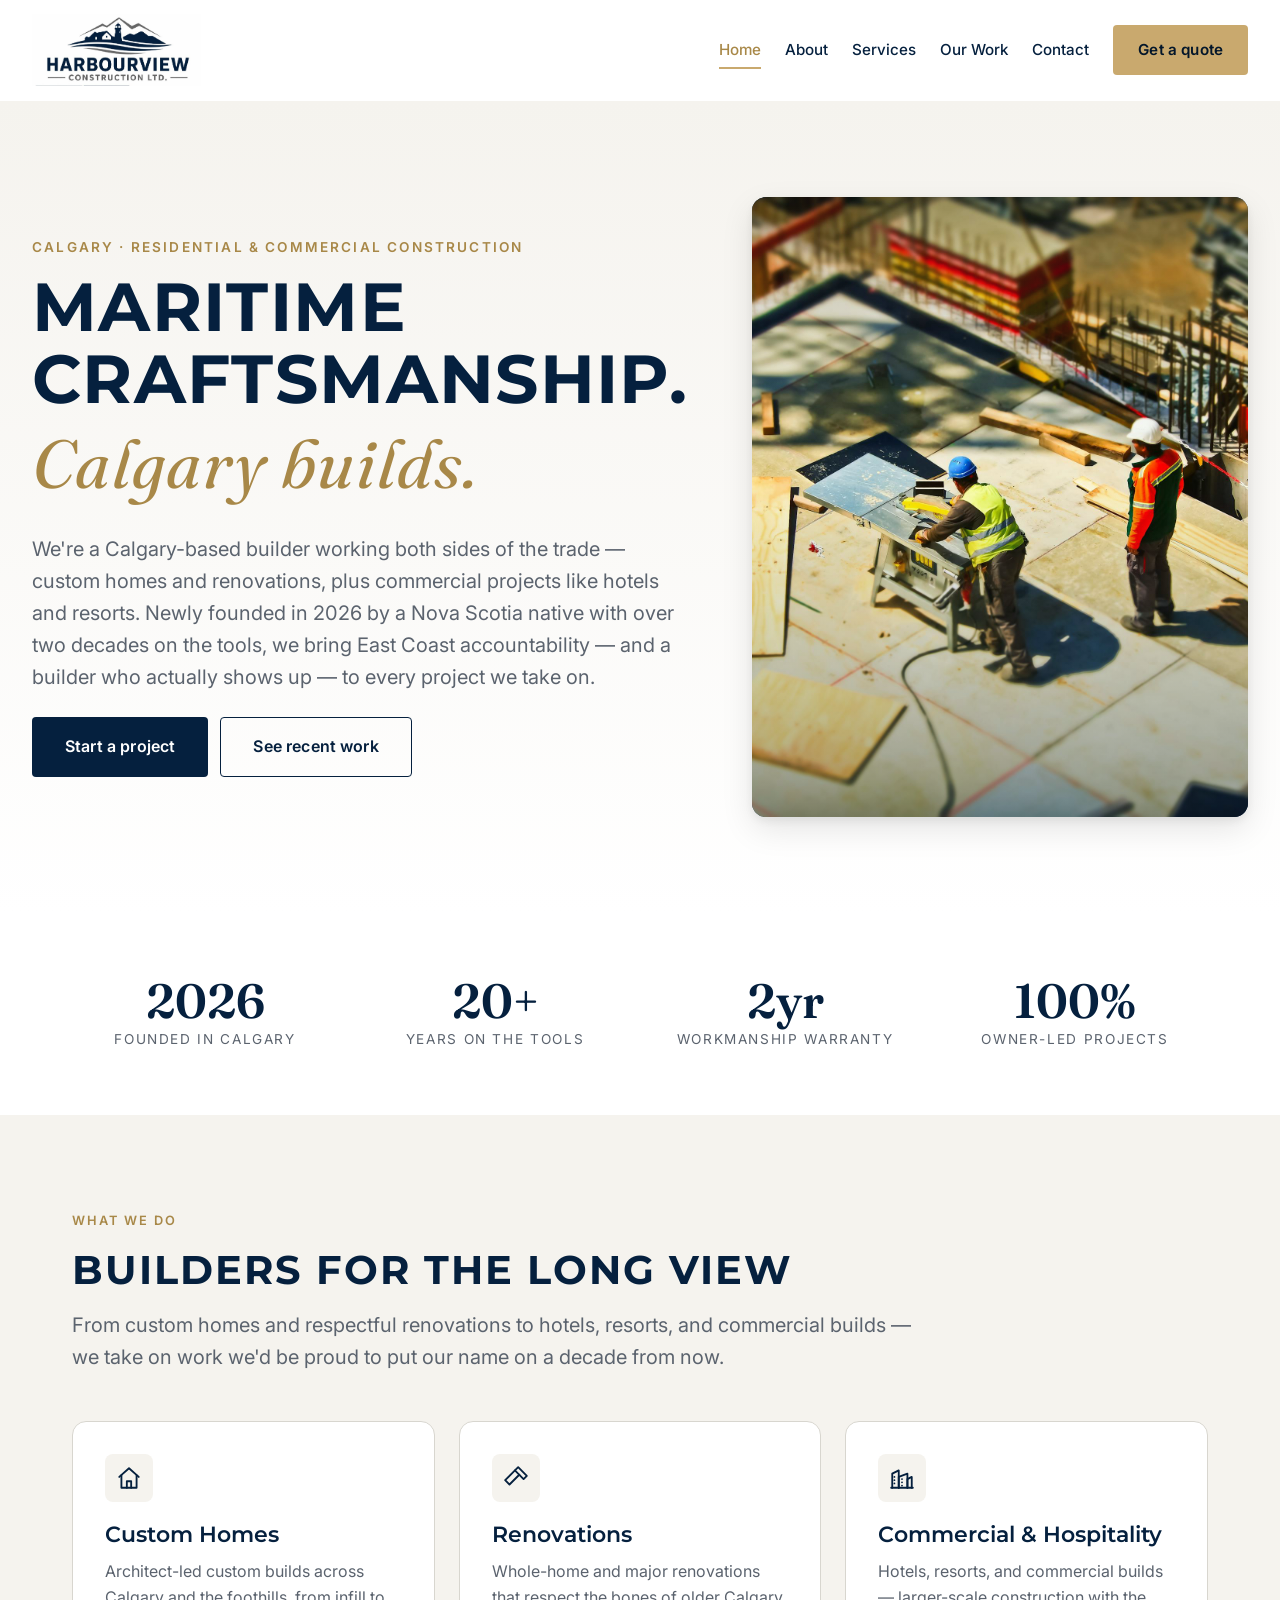
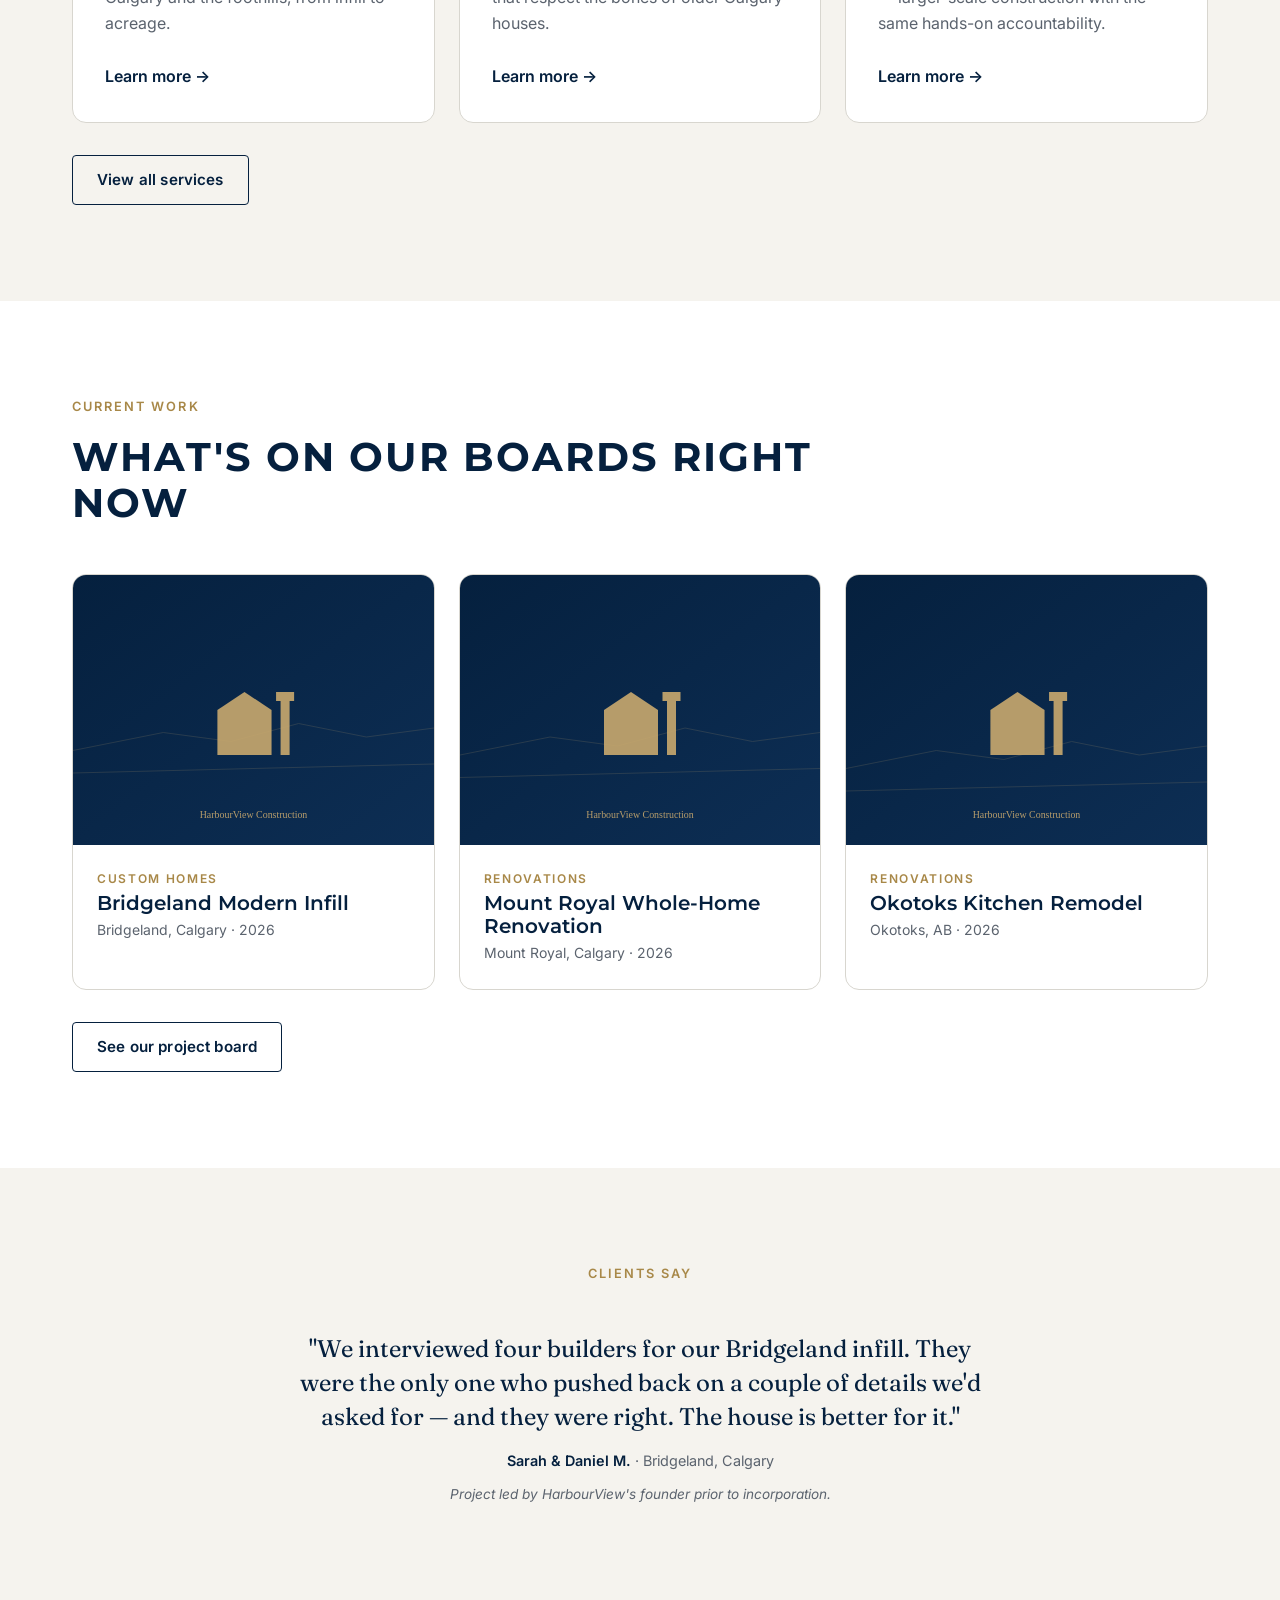
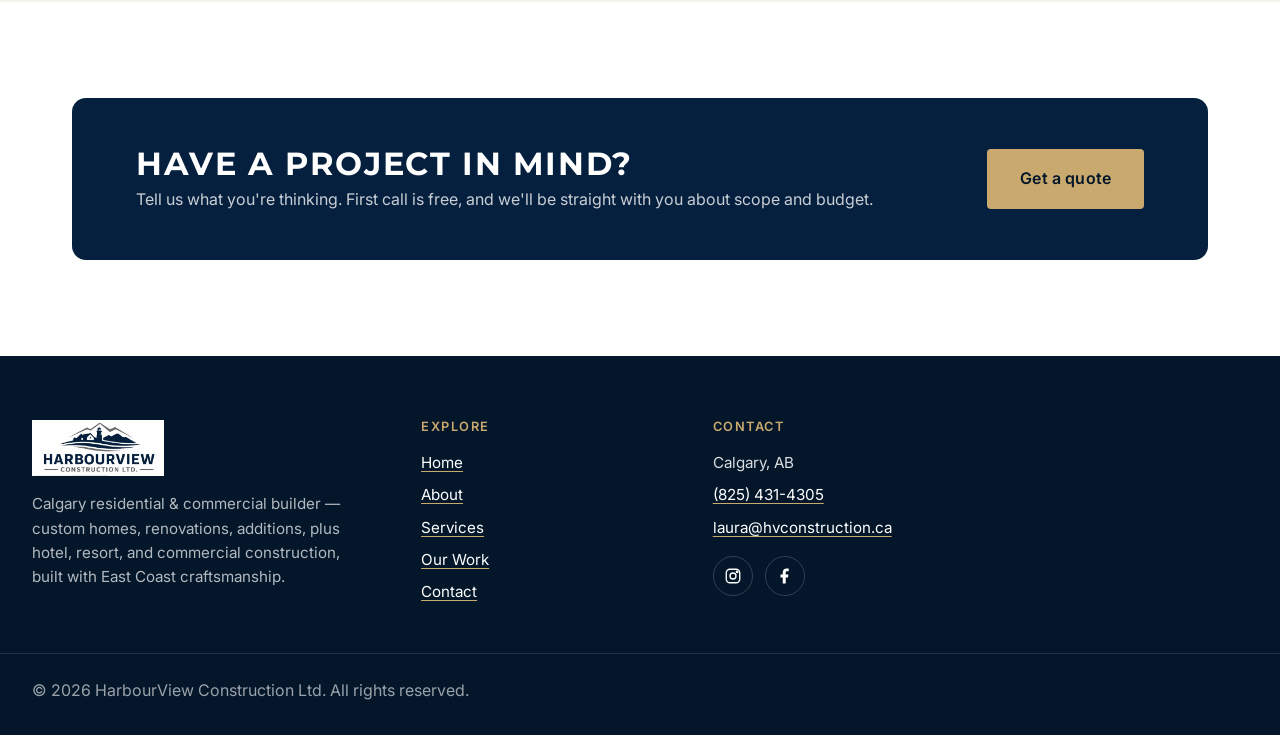
<file: index.html>
<!doctype html><html lang="en"><head><meta charset="UTF-8"><meta name="viewport" content="width=device-width,initial-scale=1"><title>HarbourView Construction · Built to last. Built right.</title><meta name="description" content="HarbourView Construction is a Calgary residential &amp; commercial builder — custom homes, renovations, additions, plus hotel, resort, and commercial construction. Maritime craftsmanship, built to last."><meta name="robots" content="noindex, nofollow"><meta name="theme-color" content="#05203e"><link rel="canonical" href="https://hvconstruction.ca/"><meta property="og:site_name" content="HarbourView Construction"><meta property="og:type" content="website"><meta property="og:title" content="HarbourView Construction"><meta property="og:description" content="HarbourView Construction is a Calgary residential &amp; commercial builder — custom homes, renovations, additions, plus hotel, resort, and commercial construction. Maritime craftsmanship, built to last."><meta property="og:url" content="https://hvconstruction.ca/"><meta property="og:image" content="https://hvconstruction.ca/assets/img/logo/logo.png"><meta property="og:locale" content="en_CA"><meta name="twitter:card" content="summary_large_image"><meta name="twitter:title" content="HarbourView Construction"><meta name="twitter:description" content="HarbourView Construction is a Calgary residential &amp; commercial builder — custom homes, renovations, additions, plus hotel, resort, and commercial construction. Maritime craftsmanship, built to last."><meta name="twitter:image" content="https://hvconstruction.ca/assets/img/logo/logo.png"><link rel="icon" type="image/png" href="assets/img/logo/logo.png"><link rel="apple-touch-icon" href="assets/img/logo/logo.png"><link rel="preconnect" href="https://fonts.googleapis.com"><link rel="preconnect" href="https://fonts.gstatic.com" crossorigin><link rel="preload" as="style" href="https://fonts.googleapis.com/css2?family=Montserrat:wght@700&family=Fraunces:opsz,wght@9..144,400;9..144,500;9..144,600&family=Inter:wght@400;500;600;700&display=swap"><link rel="stylesheet" href="https://fonts.googleapis.com/css2?family=Montserrat:wght@700&family=Fraunces:opsz,wght@9..144,400;9..144,500;9..144,600&family=Inter:wght@400;500;600;700&display=swap" media="print" onload='this.media="all"'><noscript><link rel="stylesheet" href="https://fonts.googleapis.com/css2?family=Montserrat:wght@700&family=Fraunces:opsz,wght@9..144,400;9..144,500;9..144,600&family=Inter:wght@400;500;600;700&display=swap"></noscript><link rel="stylesheet" href="assets/css/main.css"><script type="application/ld+json">{
    "@context": "https://schema.org",
    "@type": "GeneralContractor",
    "name": "HarbourView Construction Ltd.",
    "alternateName": "HarbourView Construction",
    "url": "https://hvconstruction.ca",
    "logo": "https://hvconstruction.ca/assets/img/logo/logo.png",
    "image": "https://hvconstruction.ca/assets/img/logo/logo.png",
    "description": "HarbourView Construction is a Calgary-based residential and commercial builder, founded in 2026 by a Nova Scotia native with over two decades on Alberta job sites — from custom homes and renovations to hotels, resorts, and larger-scale commercial projects. We bring Maritime craftsmanship and old-fashioned accountability to every project across Calgary and the surrounding area.",
    "knowsAbout": [
      "Residential construction",
      "Custom home building",
      "Home renovations",
      "Home additions",
      "Commercial construction",
      "Hotel construction",
      "Resort construction",
      "Hospitality construction",
      "Tenant improvements",
      "Multi-unit residential construction"
    ],
    "telephone": "+18254314305",
    "email": "laura@hvconstruction.ca",
    "address": {
      "@type": "PostalAddress",
      "addressLocality": "Calgary",
      "addressRegion": "AB",
      "addressCountry": "CA"
    },
    "areaServed": [{"@type": "City", "name": "Calgary"},{"@type": "City", "name": "Airdrie"},{"@type": "City", "name": "Cochrane"},{"@type": "City", "name": "Okotoks"},{"@type": "City", "name": "Chestermere"},{"@type": "City", "name": "Strathmore"},{"@type": "City", "name": "Foothills County"},{"@type": "City", "name": "Rocky View County"}],
    "openingHoursSpecification": [
      {"@type":"OpeningHoursSpecification","dayOfWeek":["Monday","Tuesday","Wednesday","Thursday","Friday"],"opens":"07:30","closes":"17:00"},
      {"@type":"OpeningHoursSpecification","dayOfWeek":"Saturday","opens":"09:00","closes":"14:00"}
    ],
    "sameAs": ["https://www.instagram.com/harbourviewyyc","https://www.facebook.com/harbourviewyyc"]
  }</script></head><body><a href="#main" class="skip-link">Skip to main content</a><header class="site-header" data-site-header><div class="site-header__inner"><a href="index.html" class="brand" aria-label="HarbourView Construction home"><img src="assets/img/logo/logo.png" alt="HarbourView Construction" class="brand__logo" width="922" height="393" decoding="async"></a><nav class="nav" aria-label="Primary"><ul class="nav__list"><li><a href="index.html" class="nav__link is-active">Home</a></li><li><a href="about/index.html" class="nav__link">About</a></li><li><a href="services/index.html" class="nav__link">Services</a></li><li><a href="our-work/index.html" class="nav__link">Our Work</a></li><li><a href="contact/index.html" class="nav__link">Contact</a></li></ul><a href="contact/index.html" class="btn btn--accent nav__cta">Get a quote</a></nav><button class="nav-toggle" type="button" aria-controls="mobile-nav" aria-expanded="false" aria-label="Open menu" data-nav-toggle><svg class="nav-toggle__open" viewBox="0 0 24 24" fill="none" stroke="currentColor" stroke-width="2" aria-hidden="true"><line x1="4" y1="7" x2="20" y2="7"/><line x1="4" y1="12" x2="20" y2="12"/><line x1="4" y1="17" x2="20" y2="17"/></svg> <svg class="nav-toggle__close" viewBox="0 0 24 24" fill="none" stroke="currentColor" stroke-width="2" aria-hidden="true"><line x1="6" y1="6" x2="18" y2="18"/><line x1="6" y1="18" x2="18" y2="6"/></svg></button></div></header><div id="mobile-nav" class="mobile-nav" aria-hidden="true" data-mobile-nav><div class="mobile-nav__header"><a href="index.html" class="brand" aria-label="HarbourView Construction home"><img src="assets/img/logo/logo.png" alt="HarbourView Construction" class="brand__logo"> </a><button class="mobile-nav__close" type="button" aria-label="Close menu" data-nav-close><svg viewBox="0 0 24 24" fill="none" stroke="currentColor" stroke-width="2" aria-hidden="true" style="width:22px;height:22px"><line x1="6" y1="6" x2="18" y2="18"/><line x1="6" y1="18" x2="18" y2="6"/></svg></button></div><ul class="mobile-nav__list"><li><a href="index.html" class="mobile-nav__link is-active">Home</a></li><li><a href="about/index.html" class="mobile-nav__link">About</a></li><li><a href="services/index.html" class="mobile-nav__link">Services</a></li><li><a href="our-work/index.html" class="mobile-nav__link">Our Work</a></li><li><a href="contact/index.html" class="mobile-nav__link">Contact</a></li></ul><div class="mobile-nav__contact"><p style="margin-bottom:.5rem">Calgary, Alberta</p><p><a href="tel:+18254314305">(825) 431-4305</a></p><p><a href="mailto:laura@hvconstruction.ca">laura@hvconstruction.ca</a></p></div></div><main id="main"><section class="hero"><div class="hero__inner"><div class="hero__content"><p class="hero__eyebrow">Calgary · Residential & commercial construction</p><h1 class="hero__title">Maritime craftsmanship.<br><em>Calgary builds.</em></h1><p class="hero__lead lead">We're a Calgary-based builder working both sides of the trade — custom homes and renovations, plus commercial projects like hotels and resorts. Newly founded in 2026 by a Nova Scotia native with over two decades on the tools, we bring East Coast accountability — and a builder who actually shows up — to every project we take on.</p><div class="hero__actions"><a href="contact/index.html" class="btn btn--primary btn--lg">Start a project</a> <a href="our-work/index.html" class="btn btn--outline btn--lg">See recent work</a></div></div><div class="hero__media"><img src="assets/img/hero/construction-hero.jpg" alt="A multi-storey building under construction" width="1280" height="1600" loading="eager" fetchpriority="high" decoding="async"></div></div></section><section class="section section--tight"><div class="container"><ul class="stats" aria-label="Company highlights"><li class="stats__item"><div class="stats__value">2026</div><div class="stats__label">Founded in Calgary</div></li><li class="stats__item"><div class="stats__value">20+</div><div class="stats__label">Years on the tools</div></li><li class="stats__item"><div class="stats__value">2yr</div><div class="stats__label">Workmanship warranty</div></li><li class="stats__item"><div class="stats__value">100%</div><div class="stats__label">Owner-led projects</div></li></ul></div></section><section class="section section--sand" id="services"><div class="container"><header class="section-header"><p class="section-header__eyebrow">What we do</p><h2 class="section-header__title">Builders for the long view</h2><p class="section-header__lead lead">From custom homes and respectful renovations to hotels, resorts, and commercial builds — we take on work we'd be proud to put our name on a decade from now.</p></header><div class="card-grid"><article class="service-tile"><div class="service-tile__icon"><svg viewBox="0 0 24 24" fill="none" stroke="currentColor" stroke-width="1.7" stroke-linecap="round" stroke-linejoin="round" aria-hidden="true"><path d="M3 11l9-8 9 8"/><path d="M5 9.5V21h14V9.5"/><path d="M10 21v-6h4v6"/></svg></div><h3 class="service-tile__title">Custom Homes</h3><p class="service-tile__summary">Architect-led custom builds across Calgary and the foothills, from infill to acreage.</p><a href="services/index.html#custom-homes" class="card__cta" aria-label="Learn more about Custom Homes">Learn more</a></article><article class="service-tile"><div class="service-tile__icon"><svg viewBox="0 0 24 24" fill="none" stroke="currentColor" stroke-width="1.7" stroke-linecap="round" stroke-linejoin="round" aria-hidden="true"><path d="M14 2l8 8-3 3-8-8z"/><path d="M11 5l-9 9 4 4 9-9"/></svg></div><h3 class="service-tile__title">Renovations</h3><p class="service-tile__summary">Whole-home and major renovations that respect the bones of older Calgary houses.</p><a href="services/index.html#renovations" class="card__cta" aria-label="Learn more about Renovations">Learn more</a></article><article class="service-tile"><div class="service-tile__icon"><svg viewBox="0 0 24 24" fill="none" stroke="currentColor" stroke-width="1.7" stroke-linecap="round" stroke-linejoin="round" aria-hidden="true"><path d="M3 21V8l6-3v16"/><path d="M9 21V11l8-3v13"/><path d="M17 21v-8l4-2v10"/><path d="M2 21h20"/><path d="M5 11h0M5 14h0M5 17h0M12 13h0M12 16h0M12 19h0"/></svg></div><h3 class="service-tile__title">Commercial &amp; Hospitality</h3><p class="service-tile__summary">Hotels, resorts, and commercial builds — larger-scale construction with the same hands-on accountability.</p><a href="services/index.html#commercial" class="card__cta" aria-label="Learn more about Commercial &amp; Hospitality">Learn more</a></article></div><p style="margin-top:2rem"><a href="services/index.html" class="btn btn--outline">View all services</a></p></div></section><section class="section"><div class="container"><header class="section-header"><p class="section-header__eyebrow">Current work</p><h2 class="section-header__title">What's on our boards right now</h2></header><div class="gallery"><article class="gallery-item"><div class="gallery-item__media"><img src="assets/img/projects/placeholder-1.svg" alt="Bridgeland Modern Infill" loading="lazy" width="800" height="600"></div><div class="gallery-item__body"><p class="gallery-item__category">Custom Homes</p><h3 class="gallery-item__title">Bridgeland Modern Infill</h3><p class="gallery-item__meta">Bridgeland, Calgary · 2026</p></div></article><article class="gallery-item"><div class="gallery-item__media"><img src="assets/img/projects/placeholder-2.svg" alt="Mount Royal Whole-Home Renovation" loading="lazy" width="800" height="600"></div><div class="gallery-item__body"><p class="gallery-item__category">Renovations</p><h3 class="gallery-item__title">Mount Royal Whole-Home Renovation</h3><p class="gallery-item__meta">Mount Royal, Calgary · 2026</p></div></article><article class="gallery-item"><div class="gallery-item__media"><img src="assets/img/projects/placeholder-5.svg" alt="Okotoks Kitchen Remodel" loading="lazy" width="800" height="600"></div><div class="gallery-item__body"><p class="gallery-item__category">Renovations</p><h3 class="gallery-item__title">Okotoks Kitchen Remodel</h3><p class="gallery-item__meta">Okotoks, AB · 2026</p></div></article></div><p style="margin-top:2rem"><a href="our-work/index.html" class="btn btn--outline">See our project board</a></p></div></section><section class="section section--sand"><div class="container container--narrow" style="text-align:center"><header class="section-header section-header--center"><p class="section-header__eyebrow">Clients say</p></header><blockquote class="quote"><p class="quote__text">"We interviewed four builders for our Bridgeland infill. They were the only one who pushed back on a couple of details we&#39;d asked for — and they were right. The house is better for it."</p><p class="quote__author"><strong>Sarah &amp; Daniel M.</strong> · Bridgeland, Calgary</p><p class="quote__note" style="margin-top:.75rem;font-size:.85rem;color:var(--color-muted,#5b636e);font-style:italic">Project led by HarbourView&#39;s founder prior to incorporation.</p></blockquote></div></section><section class="section"><div class="container"><div class="cta-strip"><div><h2>Have a project in mind?</h2><p>Tell us what you're thinking. First call is free, and we'll be straight with you about scope and budget.</p></div><a href="contact/index.html" class="btn btn--accent btn--lg">Get a quote</a></div></div></section></main><footer class="site-footer" role="contentinfo"><div class="footer-grid"><div class="footer-col footer-brand"><img src="assets/img/logo/logo.png" alt="HarbourView Construction" class="footer-brand__logo" width="132" height="56" loading="lazy"><p>Calgary residential &amp; commercial builder — custom homes, renovations, additions, plus hotel, resort, and commercial construction, built with East Coast craftsmanship.</p></div><div class="footer-col"><h2 class="footer-col__title">Explore</h2><ul class="footer-col__list"><li><a href="index.html">Home</a></li><li><a href="about/index.html">About</a></li><li><a href="services/index.html">Services</a></li><li><a href="our-work/index.html">Our Work</a></li><li><a href="contact/index.html">Contact</a></li></ul></div><div class="footer-col"><h2 class="footer-col__title">Contact</h2><ul class="footer-col__list"><li>Calgary, AB</li><li><a href="tel:+18254314305">(825) 431-4305</a></li><li><a href="mailto:laura@hvconstruction.ca">laura@hvconstruction.ca</a></li></ul><ul class="social-links" style="margin-top:1rem" aria-label="Social media"><li><a href="https://www.instagram.com/harbourviewyyc" aria-label="Instagram" rel="noopener" target="_blank"><svg viewBox="0 0 24 24" fill="none" stroke="currentColor" stroke-width="1.8" aria-hidden="true"><rect x="3" y="3" width="18" height="18" rx="5"/><circle cx="12" cy="12" r="4"/><circle cx="17.5" cy="6.5" r="1" fill="currentColor"/></svg></a></li><li><a href="https://www.facebook.com/harbourviewyyc" aria-label="Facebook" rel="noopener" target="_blank"><svg viewBox="0 0 24 24" fill="currentColor" aria-hidden="true"><path d="M13 22v-8h3l.5-4H13V7.5c0-1.1.4-1.7 1.7-1.7H17V2.2c-.4-.1-1.6-.2-3-.2-3 0-5 1.8-5 5.2V10H6v4h3v8h4z"/></svg></a></li></ul></div></div><div class="footer-meta"><p>© 2026 HarbourView Construction Ltd. All rights reserved.</p></div></footer><script src="assets/js/site.js" defer="defer"></script></body></html>
</file>
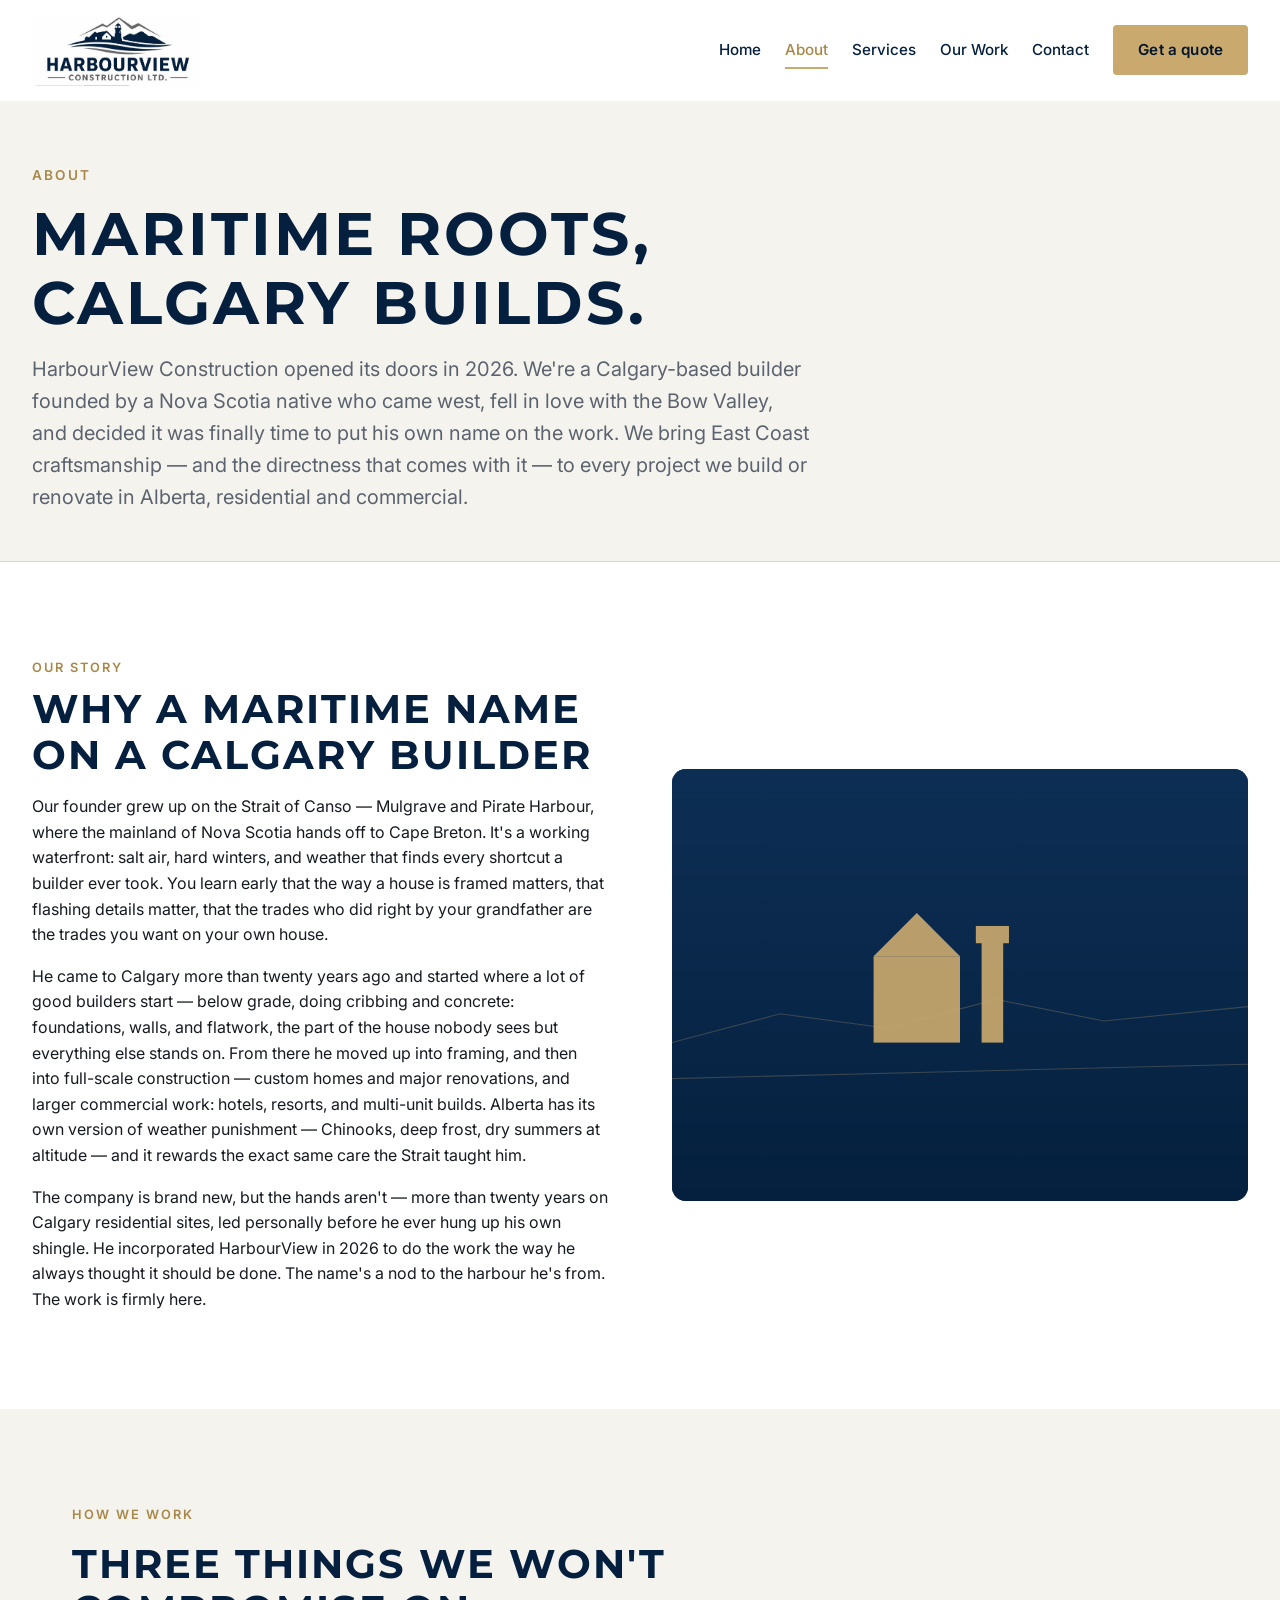
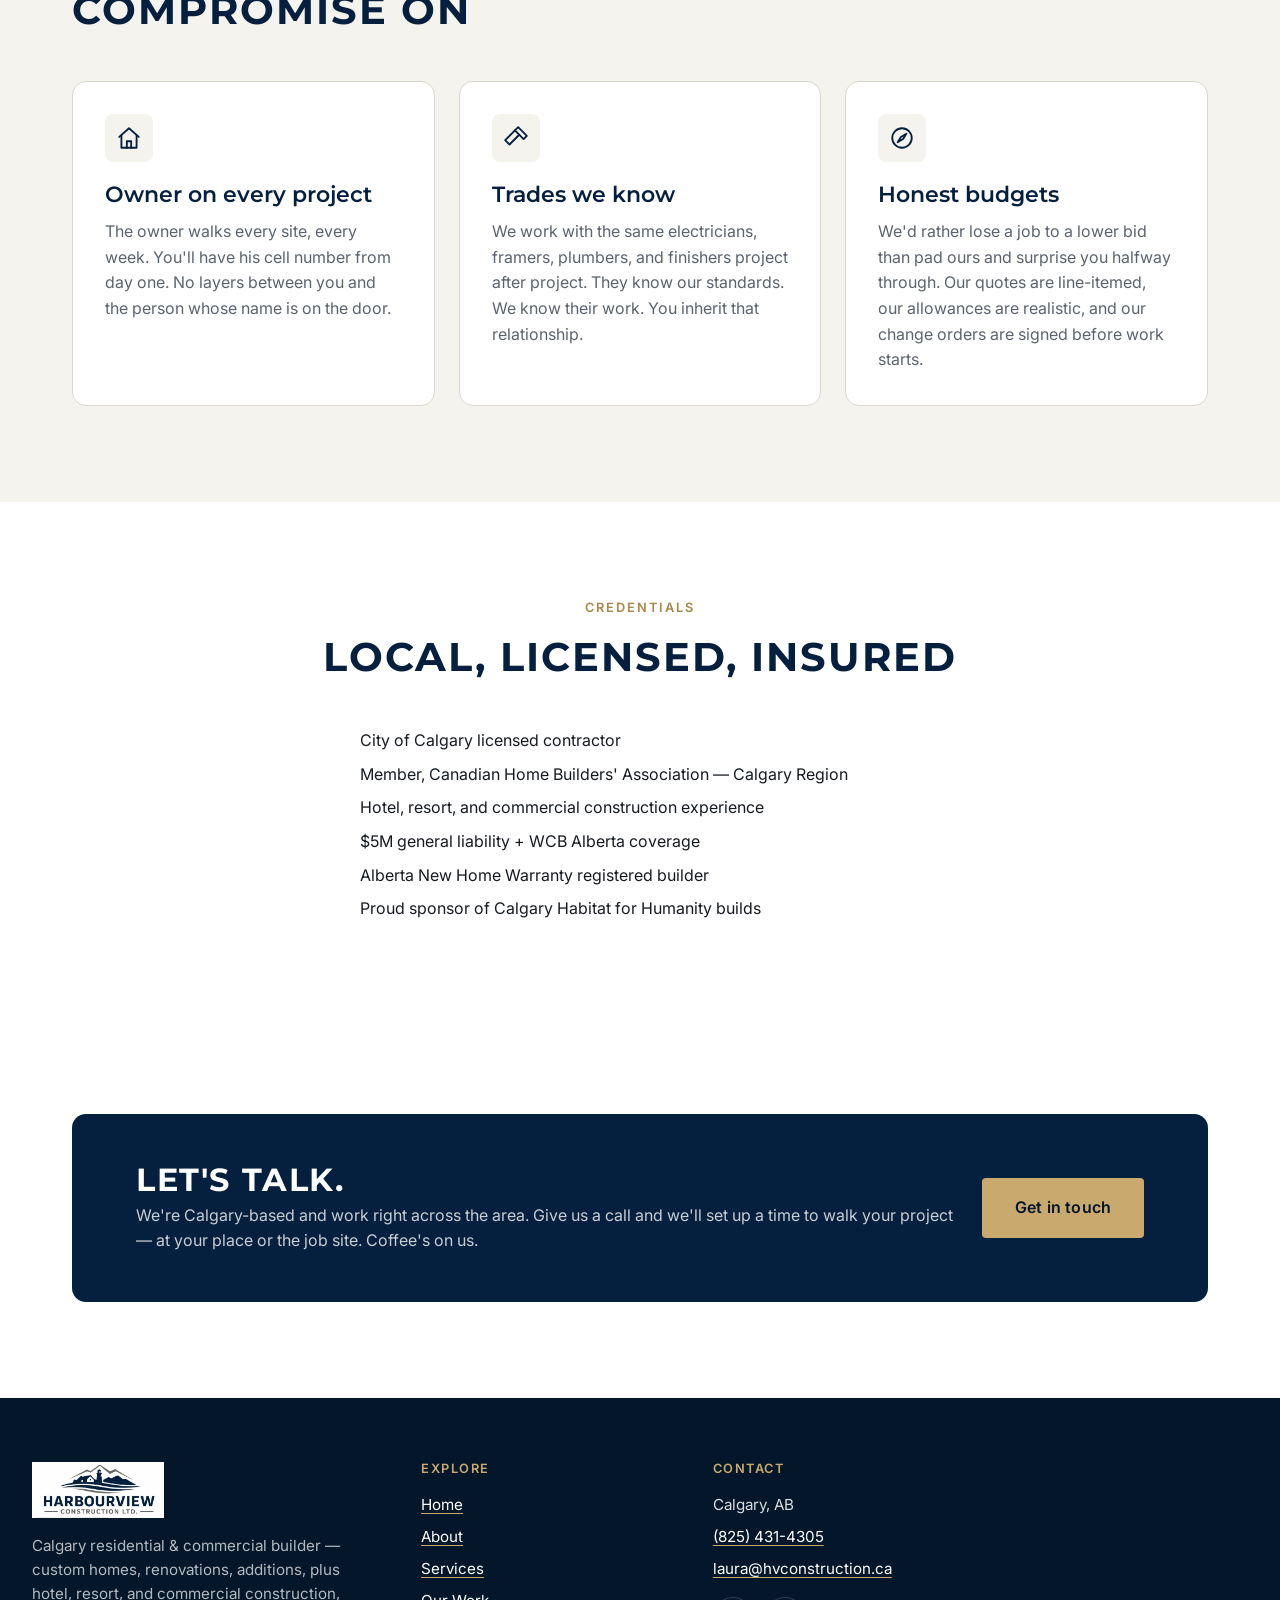
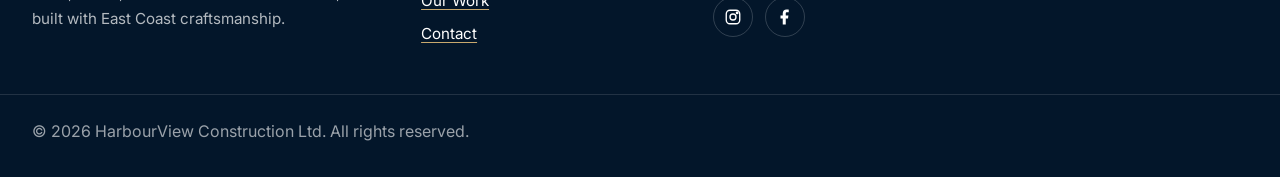
<file: about/index.html>
<!doctype html><html lang="en"><head><meta charset="UTF-8"><meta name="viewport" content="width=device-width,initial-scale=1"><title>About · HarbourView Construction</title><meta name="description" content="HarbourView Construction is a Calgary-based residential and commercial builder founded by a Nova Scotia native. Maritime craftsmanship brought to Alberta homes, hotels, and commercial projects."><meta name="robots" content="noindex, nofollow"><meta name="theme-color" content="#05203e"><link rel="canonical" href="https://hvconstruction.ca/about/"><meta property="og:site_name" content="HarbourView Construction"><meta property="og:type" content="website"><meta property="og:title" content="About"><meta property="og:description" content="HarbourView Construction is a Calgary-based residential and commercial builder founded by a Nova Scotia native. Maritime craftsmanship brought to Alberta homes, hotels, and commercial projects."><meta property="og:url" content="https://hvconstruction.ca/about/"><meta property="og:image" content="https://hvconstruction.ca/assets/img/logo/logo.png"><meta property="og:locale" content="en_CA"><meta name="twitter:card" content="summary_large_image"><meta name="twitter:title" content="About"><meta name="twitter:description" content="HarbourView Construction is a Calgary-based residential and commercial builder founded by a Nova Scotia native. Maritime craftsmanship brought to Alberta homes, hotels, and commercial projects."><meta name="twitter:image" content="https://hvconstruction.ca/assets/img/logo/logo.png"><link rel="icon" type="image/png" href="../assets/img/logo/logo.png"><link rel="apple-touch-icon" href="../assets/img/logo/logo.png"><link rel="preconnect" href="https://fonts.googleapis.com"><link rel="preconnect" href="https://fonts.gstatic.com" crossorigin><link rel="preload" as="style" href="https://fonts.googleapis.com/css2?family=Montserrat:wght@700&family=Fraunces:opsz,wght@9..144,400;9..144,500;9..144,600&family=Inter:wght@400;500;600;700&display=swap"><link rel="stylesheet" href="https://fonts.googleapis.com/css2?family=Montserrat:wght@700&family=Fraunces:opsz,wght@9..144,400;9..144,500;9..144,600&family=Inter:wght@400;500;600;700&display=swap" media="print" onload='this.media="all"'><noscript><link rel="stylesheet" href="https://fonts.googleapis.com/css2?family=Montserrat:wght@700&family=Fraunces:opsz,wght@9..144,400;9..144,500;9..144,600&family=Inter:wght@400;500;600;700&display=swap"></noscript><link rel="stylesheet" href="../assets/css/main.css"><script type="application/ld+json">{
    "@context": "https://schema.org",
    "@type": "GeneralContractor",
    "name": "HarbourView Construction Ltd.",
    "alternateName": "HarbourView Construction",
    "url": "https://hvconstruction.ca",
    "logo": "https://hvconstruction.ca/assets/img/logo/logo.png",
    "image": "https://hvconstruction.ca/assets/img/logo/logo.png",
    "description": "HarbourView Construction is a Calgary-based residential and commercial builder, founded in 2026 by a Nova Scotia native with over two decades on Alberta job sites — from custom homes and renovations to hotels, resorts, and larger-scale commercial projects. We bring Maritime craftsmanship and old-fashioned accountability to every project across Calgary and the surrounding area.",
    "knowsAbout": [
      "Residential construction",
      "Custom home building",
      "Home renovations",
      "Home additions",
      "Commercial construction",
      "Hotel construction",
      "Resort construction",
      "Hospitality construction",
      "Tenant improvements",
      "Multi-unit residential construction"
    ],
    "telephone": "+18254314305",
    "email": "laura@hvconstruction.ca",
    "address": {
      "@type": "PostalAddress",
      "addressLocality": "Calgary",
      "addressRegion": "AB",
      "addressCountry": "CA"
    },
    "areaServed": [{"@type": "City", "name": "Calgary"},{"@type": "City", "name": "Airdrie"},{"@type": "City", "name": "Cochrane"},{"@type": "City", "name": "Okotoks"},{"@type": "City", "name": "Chestermere"},{"@type": "City", "name": "Strathmore"},{"@type": "City", "name": "Foothills County"},{"@type": "City", "name": "Rocky View County"}],
    "openingHoursSpecification": [
      {"@type":"OpeningHoursSpecification","dayOfWeek":["Monday","Tuesday","Wednesday","Thursday","Friday"],"opens":"07:30","closes":"17:00"},
      {"@type":"OpeningHoursSpecification","dayOfWeek":"Saturday","opens":"09:00","closes":"14:00"}
    ],
    "sameAs": ["https://www.instagram.com/harbourviewyyc","https://www.facebook.com/harbourviewyyc"]
  }</script></head><body><a href="#main" class="skip-link">Skip to main content</a><header class="site-header" data-site-header><div class="site-header__inner"><a href="../index.html" class="brand" aria-label="HarbourView Construction home"><img src="../assets/img/logo/logo.png" alt="HarbourView Construction" class="brand__logo" width="922" height="393" decoding="async"></a><nav class="nav" aria-label="Primary"><ul class="nav__list"><li><a href="../index.html" class="nav__link">Home</a></li><li><a href="../about/index.html" class="nav__link is-active">About</a></li><li><a href="../services/index.html" class="nav__link">Services</a></li><li><a href="../our-work/index.html" class="nav__link">Our Work</a></li><li><a href="../contact/index.html" class="nav__link">Contact</a></li></ul><a href="../contact/index.html" class="btn btn--accent nav__cta">Get a quote</a></nav><button class="nav-toggle" type="button" aria-controls="mobile-nav" aria-expanded="false" aria-label="Open menu" data-nav-toggle><svg class="nav-toggle__open" viewBox="0 0 24 24" fill="none" stroke="currentColor" stroke-width="2" aria-hidden="true"><line x1="4" y1="7" x2="20" y2="7"/><line x1="4" y1="12" x2="20" y2="12"/><line x1="4" y1="17" x2="20" y2="17"/></svg> <svg class="nav-toggle__close" viewBox="0 0 24 24" fill="none" stroke="currentColor" stroke-width="2" aria-hidden="true"><line x1="6" y1="6" x2="18" y2="18"/><line x1="6" y1="18" x2="18" y2="6"/></svg></button></div></header><div id="mobile-nav" class="mobile-nav" aria-hidden="true" data-mobile-nav><div class="mobile-nav__header"><a href="../index.html" class="brand" aria-label="HarbourView Construction home"><img src="../assets/img/logo/logo.png" alt="HarbourView Construction" class="brand__logo"> </a><button class="mobile-nav__close" type="button" aria-label="Close menu" data-nav-close><svg viewBox="0 0 24 24" fill="none" stroke="currentColor" stroke-width="2" aria-hidden="true" style="width:22px;height:22px"><line x1="6" y1="6" x2="18" y2="18"/><line x1="6" y1="18" x2="18" y2="6"/></svg></button></div><ul class="mobile-nav__list"><li><a href="../index.html" class="mobile-nav__link">Home</a></li><li><a href="../about/index.html" class="mobile-nav__link is-active">About</a></li><li><a href="../services/index.html" class="mobile-nav__link">Services</a></li><li><a href="../our-work/index.html" class="mobile-nav__link">Our Work</a></li><li><a href="../contact/index.html" class="mobile-nav__link">Contact</a></li></ul><div class="mobile-nav__contact"><p style="margin-bottom:.5rem">Calgary, Alberta</p><p><a href="tel:+18254314305">(825) 431-4305</a></p><p><a href="mailto:laura@hvconstruction.ca">laura@hvconstruction.ca</a></p></div></div><main id="main"><section class="page-hero"><div class="page-hero__inner"><p class="page-hero__eyebrow">About</p><h1 class="page-hero__title">Maritime roots,<br>Calgary builds.</h1><p class="page-hero__lead lead">HarbourView Construction opened its doors in 2026. We're a Calgary-based builder founded by a Nova Scotia native who came west, fell in love with the Bow Valley, and decided it was finally time to put his own name on the work. We bring East Coast craftsmanship — and the directness that comes with it — to every project we build or renovate in Alberta, residential and commercial.</p></div></section><section class="section"><div class="container container--wide"><div class="two-col"><div><p class="section-header__eyebrow" style="margin-bottom:.5rem">Our story</p><h2>Why a Maritime name on a Calgary builder</h2><p>Our founder grew up on the Strait of Canso — Mulgrave and Pirate Harbour, where the mainland of Nova Scotia hands off to Cape Breton. It's a working waterfront: salt air, hard winters, and weather that finds every shortcut a builder ever took. You learn early that the way a house is framed matters, that flashing details matter, that the trades who did right by your grandfather are the trades you want on your own house.</p><p>He came to Calgary more than twenty years ago and started where a lot of good builders start — below grade, doing cribbing and concrete: foundations, walls, and flatwork, the part of the house nobody sees but everything else stands on. From there he moved up into framing, and then into full-scale construction — custom homes and major renovations, and larger commercial work: hotels, resorts, and multi-unit builds. Alberta has its own version of weather punishment — Chinooks, deep frost, dry summers at altitude — and it rewards the exact same care the Strait taught him.</p><p>The company is brand new, but the hands aren't — more than twenty years on Calgary residential sites, led personally before he ever hung up his own shingle. He incorporated HarbourView in 2026 to do the work the way he always thought it should be done. The name's a nod to the harbour he's from. The work is firmly here.</p></div><div class="two-col__media" aria-hidden="true"><svg viewBox="0 0 800 600" xmlns="http://www.w3.org/2000/svg" preserveAspectRatio="xMidYMid slice" style="width:100%;height:100%"><defs><linearGradient id="aboutGrad" x1="0" y1="0" x2="0" y2="1"><stop offset="0%" stop-color="#0d2e54"/><stop offset="100%" stop-color="#05203e"/></linearGradient></defs><rect width="800" height="600" fill="url(#aboutGrad)"/><g opacity="0.25" stroke="#c9a96e" fill="none" stroke-width="1.5"><path d="M0 380 L150 340 L300 360 L450 320 L600 350 L800 330"/><path d="M0 430 L800 410"/></g><g fill="#c9a96e" opacity="0.92"><rect x="280" y="260" width="120" height="120"/><polygon points="280,260 340,200 400,260"/><rect x="430" y="240" width="30" height="140"/><rect x="422" y="218" width="46" height="24"/></g></svg></div></div></div></section><section class="section section--sand"><div class="container"><header class="section-header"><p class="section-header__eyebrow">How we work</p><h2 class="section-header__title">Three things we won't compromise on</h2></header><div class="card-grid"><article class="service-tile"><div class="service-tile__icon"><svg viewBox="0 0 24 24" fill="none" stroke="currentColor" stroke-width="1.7" stroke-linecap="round" stroke-linejoin="round" aria-hidden="true"><path d="M3 11l9-8 9 8"/><path d="M5 9.5V21h14V9.5"/><path d="M10 21v-6h4v6"/></svg></div><h3 class="service-tile__title">Owner on every project</h3><p class="service-tile__summary">The owner walks every site, every week. You'll have his cell number from day one. No layers between you and the person whose name is on the door.</p></article><article class="service-tile"><div class="service-tile__icon"><svg viewBox="0 0 24 24" fill="none" stroke="currentColor" stroke-width="1.7" stroke-linecap="round" stroke-linejoin="round" aria-hidden="true"><path d="M14 2l8 8-3 3-8-8z"/><path d="M11 5l-9 9 4 4 9-9"/></svg></div><h3 class="service-tile__title">Trades we know</h3><p class="service-tile__summary">We work with the same electricians, framers, plumbers, and finishers project after project. They know our standards. We know their work. You inherit that relationship.</p></article><article class="service-tile"><div class="service-tile__icon"><svg viewBox="0 0 24 24" fill="none" stroke="currentColor" stroke-width="1.7" stroke-linecap="round" stroke-linejoin="round" aria-hidden="true"><circle cx="12" cy="12" r="9"/><polygon points="16,8 13,13 8,16 11,11"/></svg></div><h3 class="service-tile__title">Honest budgets</h3><p class="service-tile__summary">We'd rather lose a job to a lower bid than pad ours and surprise you halfway through. Our quotes are line-itemed, our allowances are realistic, and our change orders are signed before work starts.</p></article></div></div></section><section class="section"><div class="container container--narrow"><header class="section-header section-header--center"><p class="section-header__eyebrow">Credentials</p><h2 class="section-header__title">Local, licensed, insured</h2></header><ul class="footer-col__list" style="max-width:56ch;margin-inline:auto"><li>City of Calgary licensed contractor</li><li>Member, Canadian Home Builders' Association — Calgary Region</li><li>Hotel, resort, and commercial construction experience</li><li>$5M general liability + WCB Alberta coverage</li><li>Alberta New Home Warranty registered builder</li><li>Proud sponsor of Calgary Habitat for Humanity builds</li></ul></div></section><section class="section"><div class="container"><div class="cta-strip"><div><h2>Let's talk.</h2><p>We're Calgary-based and work right across the area. Give us a call and we'll set up a time to walk your project — at your place or the job site. Coffee's on us.</p></div><a href="../contact/index.html" class="btn btn--accent btn--lg">Get in touch</a></div></div></section></main><footer class="site-footer" role="contentinfo"><div class="footer-grid"><div class="footer-col footer-brand"><img src="../assets/img/logo/logo.png" alt="HarbourView Construction" class="footer-brand__logo" width="132" height="56" loading="lazy"><p>Calgary residential &amp; commercial builder — custom homes, renovations, additions, plus hotel, resort, and commercial construction, built with East Coast craftsmanship.</p></div><div class="footer-col"><h2 class="footer-col__title">Explore</h2><ul class="footer-col__list"><li><a href="../index.html">Home</a></li><li><a href="../about/index.html">About</a></li><li><a href="../services/index.html">Services</a></li><li><a href="../our-work/index.html">Our Work</a></li><li><a href="../contact/index.html">Contact</a></li></ul></div><div class="footer-col"><h2 class="footer-col__title">Contact</h2><ul class="footer-col__list"><li>Calgary, AB</li><li><a href="tel:+18254314305">(825) 431-4305</a></li><li><a href="mailto:laura@hvconstruction.ca">laura@hvconstruction.ca</a></li></ul><ul class="social-links" style="margin-top:1rem" aria-label="Social media"><li><a href="https://www.instagram.com/harbourviewyyc" aria-label="Instagram" rel="noopener" target="_blank"><svg viewBox="0 0 24 24" fill="none" stroke="currentColor" stroke-width="1.8" aria-hidden="true"><rect x="3" y="3" width="18" height="18" rx="5"/><circle cx="12" cy="12" r="4"/><circle cx="17.5" cy="6.5" r="1" fill="currentColor"/></svg></a></li><li><a href="https://www.facebook.com/harbourviewyyc" aria-label="Facebook" rel="noopener" target="_blank"><svg viewBox="0 0 24 24" fill="currentColor" aria-hidden="true"><path d="M13 22v-8h3l.5-4H13V7.5c0-1.1.4-1.7 1.7-1.7H17V2.2c-.4-.1-1.6-.2-3-.2-3 0-5 1.8-5 5.2V10H6v4h3v8h4z"/></svg></a></li></ul></div></div><div class="footer-meta"><p>© 2026 HarbourView Construction Ltd. All rights reserved.</p></div></footer><script src="../assets/js/site.js" defer="defer"></script></body></html>
</file>
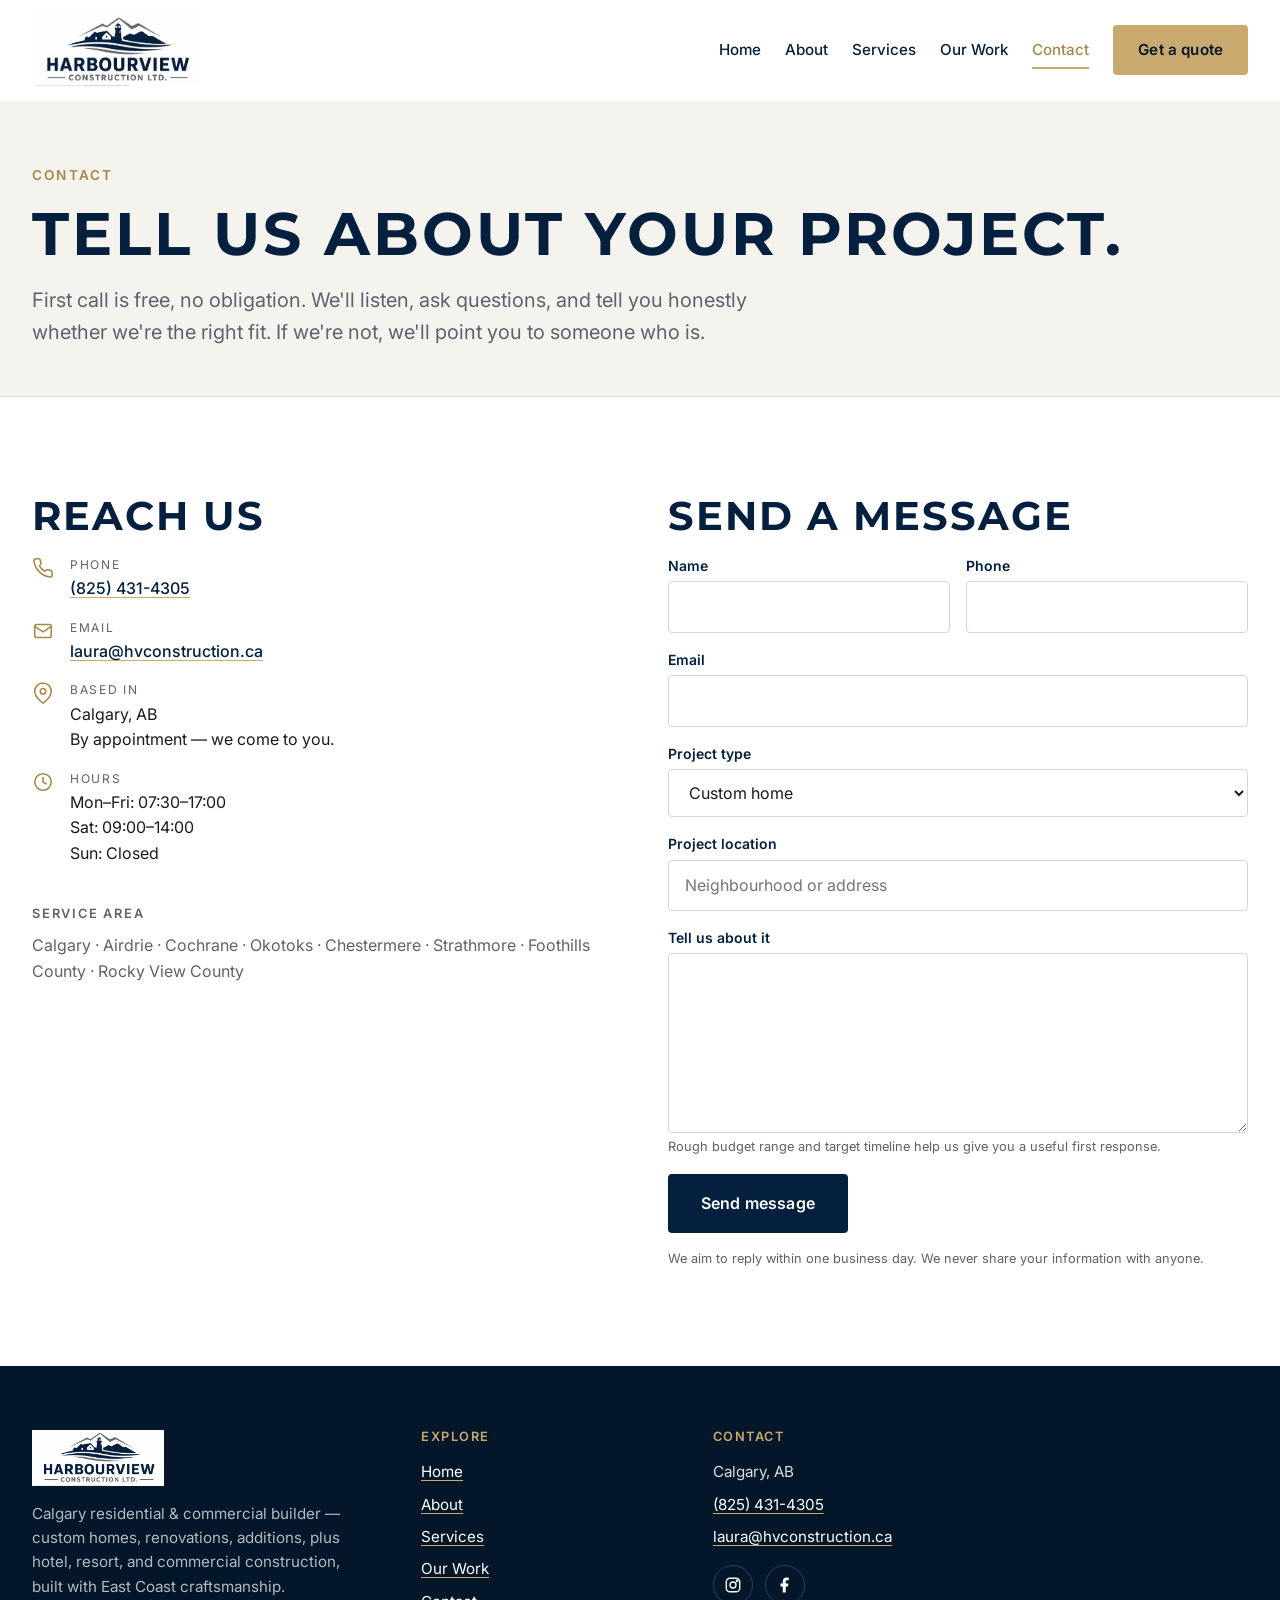
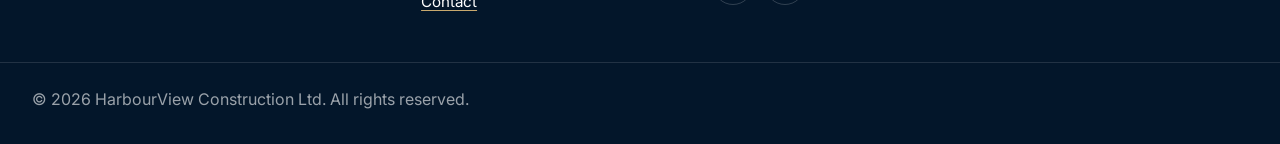
<file: contact/index.html>
<!doctype html><html lang="en"><head><meta charset="UTF-8"><meta name="viewport" content="width=device-width,initial-scale=1"><title>Contact · HarbourView Construction</title><meta name="description" content="Get in touch with HarbourView Construction — Calgary-based residential and commercial builder. (825) 431-4305. Free first consultation for new projects."><meta name="robots" content="noindex, nofollow"><meta name="theme-color" content="#05203e"><link rel="canonical" href="https://hvconstruction.ca/contact/"><meta property="og:site_name" content="HarbourView Construction"><meta property="og:type" content="website"><meta property="og:title" content="Contact"><meta property="og:description" content="Get in touch with HarbourView Construction — Calgary-based residential and commercial builder. (825) 431-4305. Free first consultation for new projects."><meta property="og:url" content="https://hvconstruction.ca/contact/"><meta property="og:image" content="https://hvconstruction.ca/assets/img/logo/logo.png"><meta property="og:locale" content="en_CA"><meta name="twitter:card" content="summary_large_image"><meta name="twitter:title" content="Contact"><meta name="twitter:description" content="Get in touch with HarbourView Construction — Calgary-based residential and commercial builder. (825) 431-4305. Free first consultation for new projects."><meta name="twitter:image" content="https://hvconstruction.ca/assets/img/logo/logo.png"><link rel="icon" type="image/png" href="../assets/img/logo/logo.png"><link rel="apple-touch-icon" href="../assets/img/logo/logo.png"><link rel="preconnect" href="https://fonts.googleapis.com"><link rel="preconnect" href="https://fonts.gstatic.com" crossorigin><link rel="preload" as="style" href="https://fonts.googleapis.com/css2?family=Montserrat:wght@700&family=Fraunces:opsz,wght@9..144,400;9..144,500;9..144,600&family=Inter:wght@400;500;600;700&display=swap"><link rel="stylesheet" href="https://fonts.googleapis.com/css2?family=Montserrat:wght@700&family=Fraunces:opsz,wght@9..144,400;9..144,500;9..144,600&family=Inter:wght@400;500;600;700&display=swap" media="print" onload='this.media="all"'><noscript><link rel="stylesheet" href="https://fonts.googleapis.com/css2?family=Montserrat:wght@700&family=Fraunces:opsz,wght@9..144,400;9..144,500;9..144,600&family=Inter:wght@400;500;600;700&display=swap"></noscript><link rel="stylesheet" href="../assets/css/main.css"><script type="application/ld+json">{
    "@context": "https://schema.org",
    "@type": "GeneralContractor",
    "name": "HarbourView Construction Ltd.",
    "alternateName": "HarbourView Construction",
    "url": "https://hvconstruction.ca",
    "logo": "https://hvconstruction.ca/assets/img/logo/logo.png",
    "image": "https://hvconstruction.ca/assets/img/logo/logo.png",
    "description": "HarbourView Construction is a Calgary-based residential and commercial builder, founded in 2026 by a Nova Scotia native with over two decades on Alberta job sites — from custom homes and renovations to hotels, resorts, and larger-scale commercial projects. We bring Maritime craftsmanship and old-fashioned accountability to every project across Calgary and the surrounding area.",
    "knowsAbout": [
      "Residential construction",
      "Custom home building",
      "Home renovations",
      "Home additions",
      "Commercial construction",
      "Hotel construction",
      "Resort construction",
      "Hospitality construction",
      "Tenant improvements",
      "Multi-unit residential construction"
    ],
    "telephone": "+18254314305",
    "email": "laura@hvconstruction.ca",
    "address": {
      "@type": "PostalAddress",
      "addressLocality": "Calgary",
      "addressRegion": "AB",
      "addressCountry": "CA"
    },
    "areaServed": [{"@type": "City", "name": "Calgary"},{"@type": "City", "name": "Airdrie"},{"@type": "City", "name": "Cochrane"},{"@type": "City", "name": "Okotoks"},{"@type": "City", "name": "Chestermere"},{"@type": "City", "name": "Strathmore"},{"@type": "City", "name": "Foothills County"},{"@type": "City", "name": "Rocky View County"}],
    "openingHoursSpecification": [
      {"@type":"OpeningHoursSpecification","dayOfWeek":["Monday","Tuesday","Wednesday","Thursday","Friday"],"opens":"07:30","closes":"17:00"},
      {"@type":"OpeningHoursSpecification","dayOfWeek":"Saturday","opens":"09:00","closes":"14:00"}
    ],
    "sameAs": ["https://www.instagram.com/harbourviewyyc","https://www.facebook.com/harbourviewyyc"]
  }</script></head><body><a href="#main" class="skip-link">Skip to main content</a><header class="site-header" data-site-header><div class="site-header__inner"><a href="../index.html" class="brand" aria-label="HarbourView Construction home"><img src="../assets/img/logo/logo.png" alt="HarbourView Construction" class="brand__logo" width="922" height="393" decoding="async"></a><nav class="nav" aria-label="Primary"><ul class="nav__list"><li><a href="../index.html" class="nav__link">Home</a></li><li><a href="../about/index.html" class="nav__link">About</a></li><li><a href="../services/index.html" class="nav__link">Services</a></li><li><a href="../our-work/index.html" class="nav__link">Our Work</a></li><li><a href="../contact/index.html" class="nav__link is-active">Contact</a></li></ul><a href="../contact/index.html" class="btn btn--accent nav__cta">Get a quote</a></nav><button class="nav-toggle" type="button" aria-controls="mobile-nav" aria-expanded="false" aria-label="Open menu" data-nav-toggle><svg class="nav-toggle__open" viewBox="0 0 24 24" fill="none" stroke="currentColor" stroke-width="2" aria-hidden="true"><line x1="4" y1="7" x2="20" y2="7"/><line x1="4" y1="12" x2="20" y2="12"/><line x1="4" y1="17" x2="20" y2="17"/></svg> <svg class="nav-toggle__close" viewBox="0 0 24 24" fill="none" stroke="currentColor" stroke-width="2" aria-hidden="true"><line x1="6" y1="6" x2="18" y2="18"/><line x1="6" y1="18" x2="18" y2="6"/></svg></button></div></header><div id="mobile-nav" class="mobile-nav" aria-hidden="true" data-mobile-nav><div class="mobile-nav__header"><a href="../index.html" class="brand" aria-label="HarbourView Construction home"><img src="../assets/img/logo/logo.png" alt="HarbourView Construction" class="brand__logo"> </a><button class="mobile-nav__close" type="button" aria-label="Close menu" data-nav-close><svg viewBox="0 0 24 24" fill="none" stroke="currentColor" stroke-width="2" aria-hidden="true" style="width:22px;height:22px"><line x1="6" y1="6" x2="18" y2="18"/><line x1="6" y1="18" x2="18" y2="6"/></svg></button></div><ul class="mobile-nav__list"><li><a href="../index.html" class="mobile-nav__link">Home</a></li><li><a href="../about/index.html" class="mobile-nav__link">About</a></li><li><a href="../services/index.html" class="mobile-nav__link">Services</a></li><li><a href="../our-work/index.html" class="mobile-nav__link">Our Work</a></li><li><a href="../contact/index.html" class="mobile-nav__link is-active">Contact</a></li></ul><div class="mobile-nav__contact"><p style="margin-bottom:.5rem">Calgary, Alberta</p><p><a href="tel:+18254314305">(825) 431-4305</a></p><p><a href="mailto:laura@hvconstruction.ca">laura@hvconstruction.ca</a></p></div></div><main id="main"><section class="page-hero"><div class="page-hero__inner"><p class="page-hero__eyebrow">Contact</p><h1 class="page-hero__title">Tell us about your project.</h1><p class="page-hero__lead lead">First call is free, no obligation. We'll listen, ask questions, and tell you honestly whether we're the right fit. If we're not, we'll point you to someone who is.</p></div></section><section class="section"><div class="container container--wide"><div class="two-col" style="align-items:flex-start"><div><h2 style="margin-bottom:1rem">Reach us</h2><div class="contact-block"><div class="contact-block__row"><svg viewBox="0 0 24 24" fill="none" stroke="currentColor" stroke-width="1.7" stroke-linecap="round" stroke-linejoin="round" aria-hidden="true"><path d="M22 16.9v3a2 2 0 01-2.2 2 19.8 19.8 0 01-8.6-3.1 19.5 19.5 0 01-6-6 19.8 19.8 0 01-3.1-8.7A2 2 0 014.1 2h3a2 2 0 012 1.7c.1.9.3 1.8.6 2.7a2 2 0 01-.5 2.1L8 9.6a16 16 0 006 6l1.1-1.1a2 2 0 012.1-.5c.9.3 1.8.5 2.7.6a2 2 0 011.7 2z"/></svg><div><div class="contact-block__label">Phone</div><a href="tel:+18254314305">(825) 431-4305</a></div></div><div class="contact-block__row"><svg viewBox="0 0 24 24" fill="none" stroke="currentColor" stroke-width="1.7" stroke-linecap="round" stroke-linejoin="round" aria-hidden="true"><rect x="3" y="5" width="18" height="14" rx="2"/><polyline points="3,7 12,13 21,7"/></svg><div><div class="contact-block__label">Email</div><a href="mailto:laura@hvconstruction.ca">laura@hvconstruction.ca</a></div></div><div class="contact-block__row"><svg viewBox="0 0 24 24" fill="none" stroke="currentColor" stroke-width="1.7" stroke-linecap="round" stroke-linejoin="round" aria-hidden="true"><path d="M21 10c0 7-9 13-9 13s-9-6-9-13a9 9 0 0118 0z"/><circle cx="12" cy="10" r="3"/></svg><div><div class="contact-block__label">Based in</div><p>Calgary, AB<br>By appointment — we come to you.</p></div></div><div class="contact-block__row"><svg viewBox="0 0 24 24" fill="none" stroke="currentColor" stroke-width="1.7" stroke-linecap="round" stroke-linejoin="round" aria-hidden="true"><circle cx="12" cy="12" r="9"/><polyline points="12,7 12,12 15.5,14"/></svg><div><div class="contact-block__label">Hours</div><p>Mon–Fri: 07:30–17:00<br>Sat: 09:00–14:00<br>Sun: Closed<br></p></div></div></div><h3 style="margin-top:2.5rem;margin-bottom:.75rem;font-family:var(--font-body);font-size:.8rem;text-transform:uppercase;letter-spacing:.14em;color:#5b636e;font-weight:600">Service area</h3><p style="color:#5b636e">Calgary · Airdrie · Cochrane · Okotoks · Chestermere · Strathmore · Foothills County · Rocky View County</p></div><div><h2 style="margin-bottom:1rem">Send a message</h2><form class="form" action="https://formspree.io/f/REPLACE_ME" method="POST" novalidate><div class="form-row"><div class="field"><label class="field__label" for="name">Name</label> <input class="field__input" id="name" name="name" autocomplete="name" required></div><div class="field"><label class="field__label" for="phone">Phone</label> <input class="field__input" type="tel" id="phone" name="phone" autocomplete="tel"></div></div><div class="field"><label class="field__label" for="email">Email</label> <input class="field__input" type="email" id="email" name="email" autocomplete="email" required></div><div class="field"><label class="field__label" for="project-type">Project type</label> <select class="field__select" id="project-type" name="project-type"><option>Custom home</option><option>Renovation</option><option>Addition</option><option>Deck or exterior</option><option>Commercial / hospitality</option><option>Consultation</option><option>Something else</option></select></div><div class="field"><label class="field__label" for="location">Project location</label> <input class="field__input" id="location" name="location" placeholder="Neighbourhood or address"></div><div class="field"><label class="field__label" for="message">Tell us about it</label> <textarea class="field__textarea" id="message" name="message" rows="6" required></textarea> <span class="field__hint">Rough budget range and target timeline help us give you a useful first response.</span></div><div><button type="submit" class="btn btn--primary btn--lg">Send message</button></div><p style="font-size:.8rem;color:#5b636e">We aim to reply within one business day. We never share your information with anyone.</p></form></div></div></div></section></main><footer class="site-footer" role="contentinfo"><div class="footer-grid"><div class="footer-col footer-brand"><img src="../assets/img/logo/logo.png" alt="HarbourView Construction" class="footer-brand__logo" width="132" height="56" loading="lazy"><p>Calgary residential &amp; commercial builder — custom homes, renovations, additions, plus hotel, resort, and commercial construction, built with East Coast craftsmanship.</p></div><div class="footer-col"><h2 class="footer-col__title">Explore</h2><ul class="footer-col__list"><li><a href="../index.html">Home</a></li><li><a href="../about/index.html">About</a></li><li><a href="../services/index.html">Services</a></li><li><a href="../our-work/index.html">Our Work</a></li><li><a href="../contact/index.html">Contact</a></li></ul></div><div class="footer-col"><h2 class="footer-col__title">Contact</h2><ul class="footer-col__list"><li>Calgary, AB</li><li><a href="tel:+18254314305">(825) 431-4305</a></li><li><a href="mailto:laura@hvconstruction.ca">laura@hvconstruction.ca</a></li></ul><ul class="social-links" style="margin-top:1rem" aria-label="Social media"><li><a href="https://www.instagram.com/harbourviewyyc" aria-label="Instagram" rel="noopener" target="_blank"><svg viewBox="0 0 24 24" fill="none" stroke="currentColor" stroke-width="1.8" aria-hidden="true"><rect x="3" y="3" width="18" height="18" rx="5"/><circle cx="12" cy="12" r="4"/><circle cx="17.5" cy="6.5" r="1" fill="currentColor"/></svg></a></li><li><a href="https://www.facebook.com/harbourviewyyc" aria-label="Facebook" rel="noopener" target="_blank"><svg viewBox="0 0 24 24" fill="currentColor" aria-hidden="true"><path d="M13 22v-8h3l.5-4H13V7.5c0-1.1.4-1.7 1.7-1.7H17V2.2c-.4-.1-1.6-.2-3-.2-3 0-5 1.8-5 5.2V10H6v4h3v8h4z"/></svg></a></li></ul></div></div><div class="footer-meta"><p>© 2026 HarbourView Construction Ltd. All rights reserved.</p></div></footer><script src="../assets/js/site.js" defer="defer"></script></body></html>
</file>
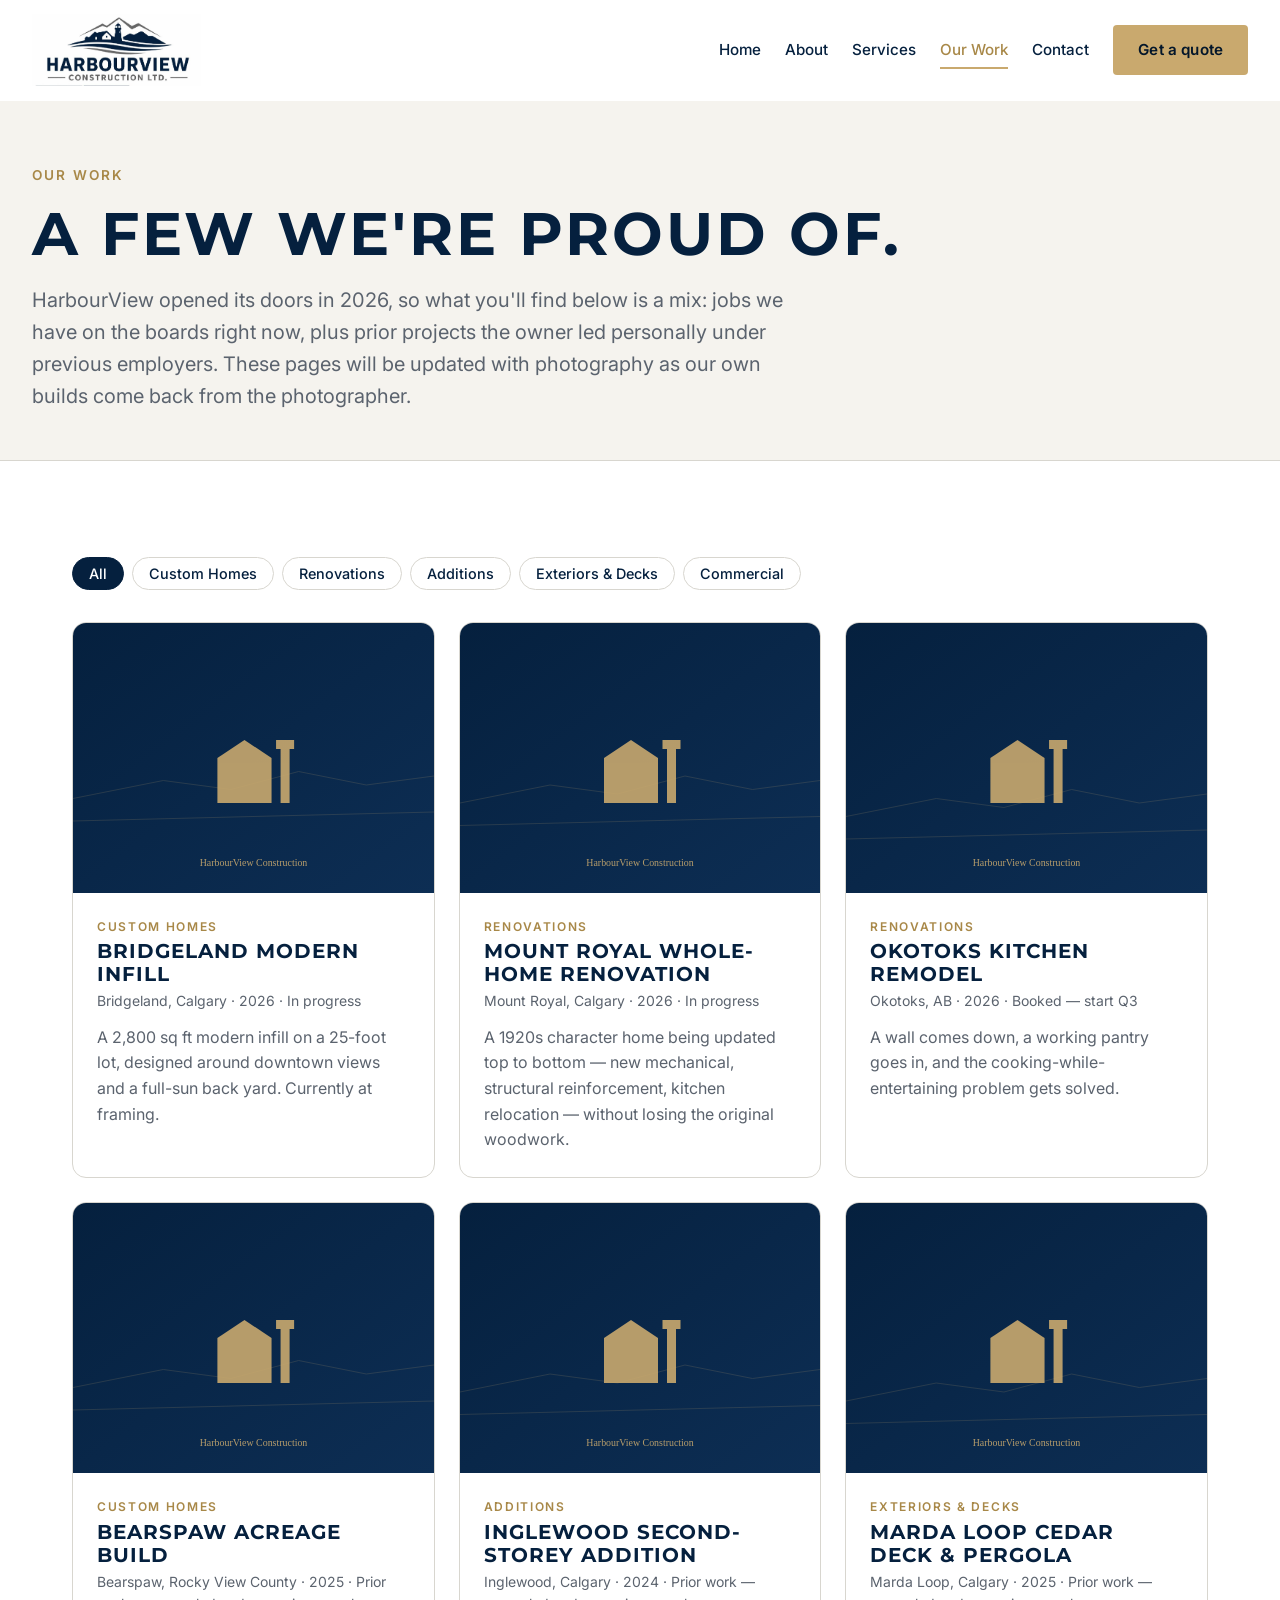
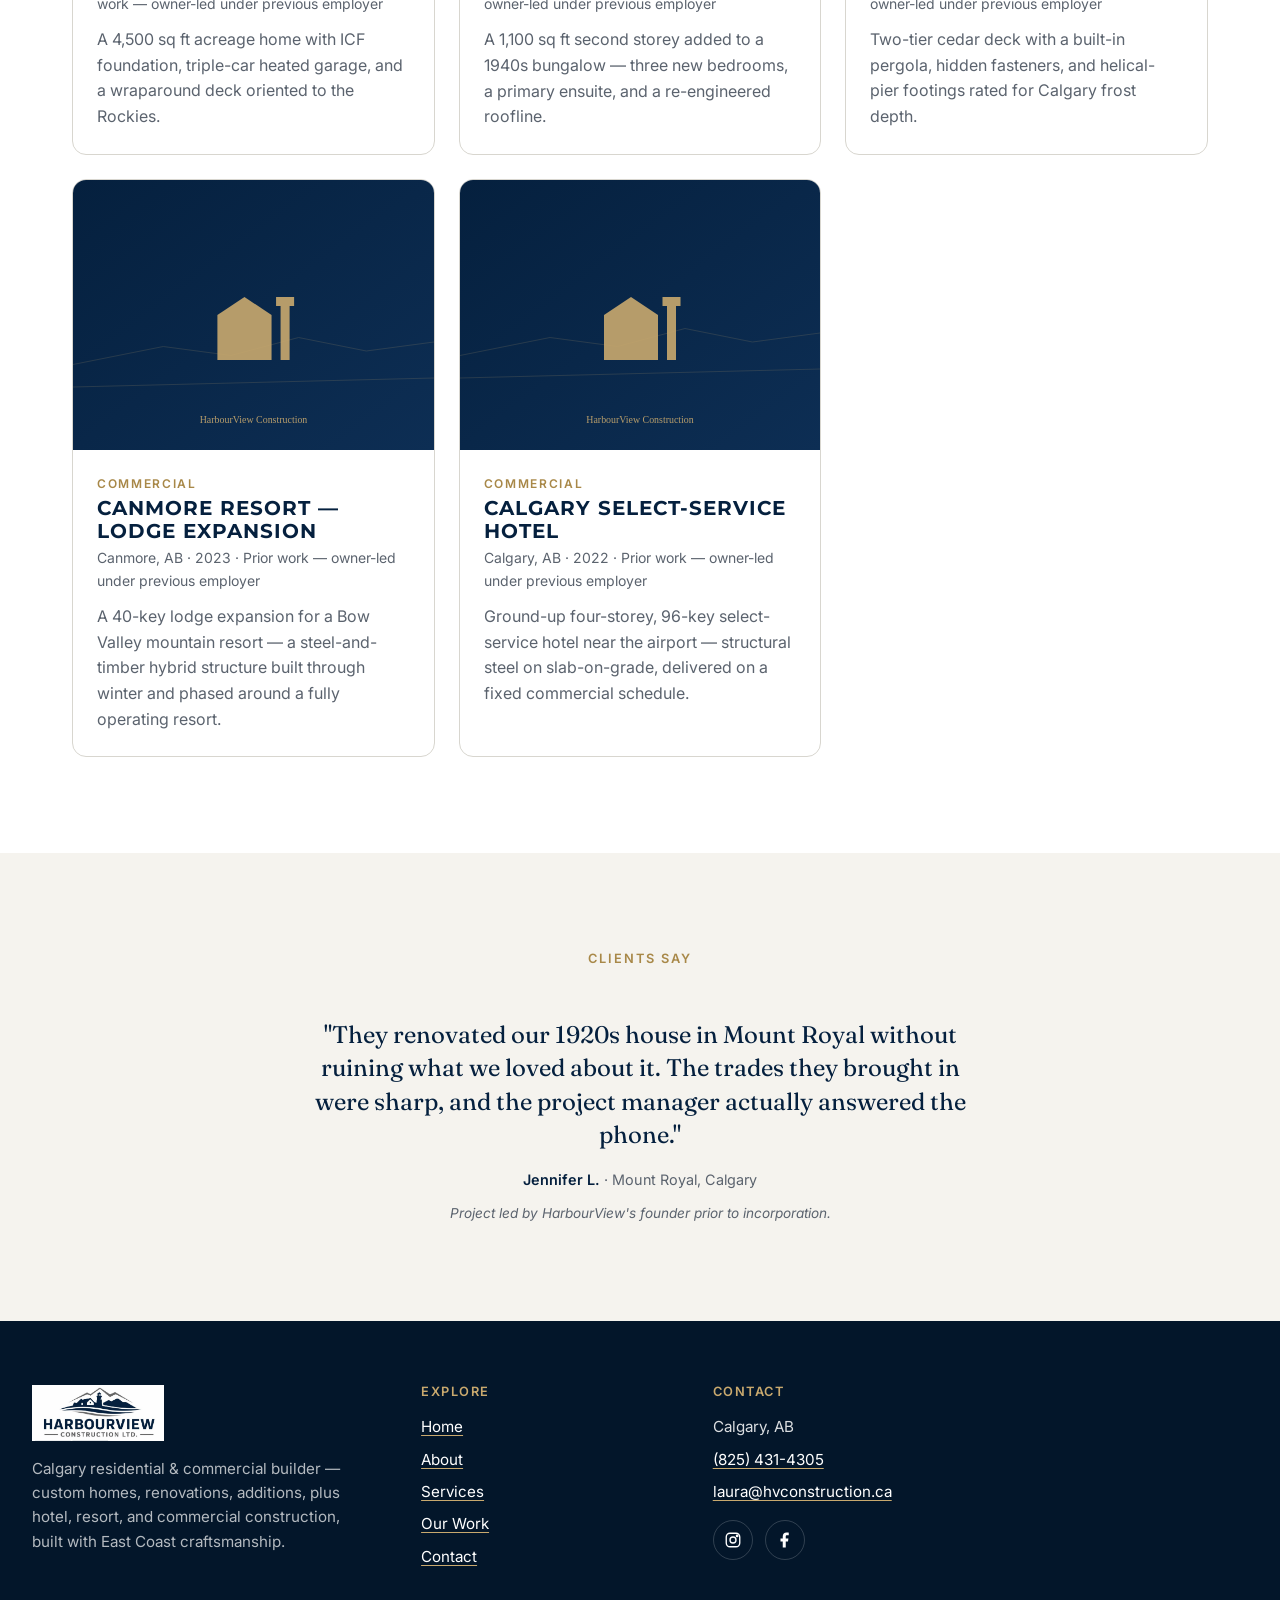
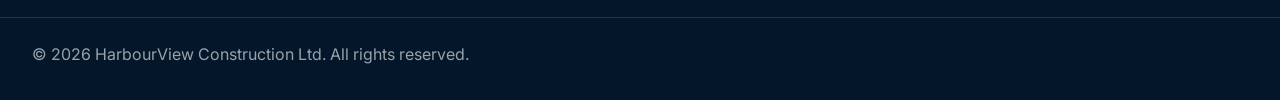
<file: our-work/index.html>
<!doctype html><html lang="en"><head><meta charset="UTF-8"><meta name="viewport" content="width=device-width,initial-scale=1"><title>Our Work · HarbourView Construction</title><meta name="description" content="Recent projects from HarbourView Construction across Calgary and the surrounding area — custom homes, renovations, additions, decks, and commercial and hospitality builds."><meta name="robots" content="noindex, nofollow"><meta name="theme-color" content="#05203e"><link rel="canonical" href="https://hvconstruction.ca/our-work/"><meta property="og:site_name" content="HarbourView Construction"><meta property="og:type" content="website"><meta property="og:title" content="Our Work"><meta property="og:description" content="Recent projects from HarbourView Construction across Calgary and the surrounding area — custom homes, renovations, additions, decks, and commercial and hospitality builds."><meta property="og:url" content="https://hvconstruction.ca/our-work/"><meta property="og:image" content="https://hvconstruction.ca/assets/img/logo/logo.png"><meta property="og:locale" content="en_CA"><meta name="twitter:card" content="summary_large_image"><meta name="twitter:title" content="Our Work"><meta name="twitter:description" content="Recent projects from HarbourView Construction across Calgary and the surrounding area — custom homes, renovations, additions, decks, and commercial and hospitality builds."><meta name="twitter:image" content="https://hvconstruction.ca/assets/img/logo/logo.png"><link rel="icon" type="image/png" href="../assets/img/logo/logo.png"><link rel="apple-touch-icon" href="../assets/img/logo/logo.png"><link rel="preconnect" href="https://fonts.googleapis.com"><link rel="preconnect" href="https://fonts.gstatic.com" crossorigin><link rel="preload" as="style" href="https://fonts.googleapis.com/css2?family=Montserrat:wght@700&family=Fraunces:opsz,wght@9..144,400;9..144,500;9..144,600&family=Inter:wght@400;500;600;700&display=swap"><link rel="stylesheet" href="https://fonts.googleapis.com/css2?family=Montserrat:wght@700&family=Fraunces:opsz,wght@9..144,400;9..144,500;9..144,600&family=Inter:wght@400;500;600;700&display=swap" media="print" onload='this.media="all"'><noscript><link rel="stylesheet" href="https://fonts.googleapis.com/css2?family=Montserrat:wght@700&family=Fraunces:opsz,wght@9..144,400;9..144,500;9..144,600&family=Inter:wght@400;500;600;700&display=swap"></noscript><link rel="stylesheet" href="../assets/css/main.css"><script type="application/ld+json">{
    "@context": "https://schema.org",
    "@type": "GeneralContractor",
    "name": "HarbourView Construction Ltd.",
    "alternateName": "HarbourView Construction",
    "url": "https://hvconstruction.ca",
    "logo": "https://hvconstruction.ca/assets/img/logo/logo.png",
    "image": "https://hvconstruction.ca/assets/img/logo/logo.png",
    "description": "HarbourView Construction is a Calgary-based residential and commercial builder, founded in 2026 by a Nova Scotia native with over two decades on Alberta job sites — from custom homes and renovations to hotels, resorts, and larger-scale commercial projects. We bring Maritime craftsmanship and old-fashioned accountability to every project across Calgary and the surrounding area.",
    "knowsAbout": [
      "Residential construction",
      "Custom home building",
      "Home renovations",
      "Home additions",
      "Commercial construction",
      "Hotel construction",
      "Resort construction",
      "Hospitality construction",
      "Tenant improvements",
      "Multi-unit residential construction"
    ],
    "telephone": "+18254314305",
    "email": "laura@hvconstruction.ca",
    "address": {
      "@type": "PostalAddress",
      "addressLocality": "Calgary",
      "addressRegion": "AB",
      "addressCountry": "CA"
    },
    "areaServed": [{"@type": "City", "name": "Calgary"},{"@type": "City", "name": "Airdrie"},{"@type": "City", "name": "Cochrane"},{"@type": "City", "name": "Okotoks"},{"@type": "City", "name": "Chestermere"},{"@type": "City", "name": "Strathmore"},{"@type": "City", "name": "Foothills County"},{"@type": "City", "name": "Rocky View County"}],
    "openingHoursSpecification": [
      {"@type":"OpeningHoursSpecification","dayOfWeek":["Monday","Tuesday","Wednesday","Thursday","Friday"],"opens":"07:30","closes":"17:00"},
      {"@type":"OpeningHoursSpecification","dayOfWeek":"Saturday","opens":"09:00","closes":"14:00"}
    ],
    "sameAs": ["https://www.instagram.com/harbourviewyyc","https://www.facebook.com/harbourviewyyc"]
  }</script></head><body><a href="#main" class="skip-link">Skip to main content</a><header class="site-header" data-site-header><div class="site-header__inner"><a href="../index.html" class="brand" aria-label="HarbourView Construction home"><img src="../assets/img/logo/logo.png" alt="HarbourView Construction" class="brand__logo" width="922" height="393" decoding="async"></a><nav class="nav" aria-label="Primary"><ul class="nav__list"><li><a href="../index.html" class="nav__link">Home</a></li><li><a href="../about/index.html" class="nav__link">About</a></li><li><a href="../services/index.html" class="nav__link">Services</a></li><li><a href="../our-work/index.html" class="nav__link is-active">Our Work</a></li><li><a href="../contact/index.html" class="nav__link">Contact</a></li></ul><a href="../contact/index.html" class="btn btn--accent nav__cta">Get a quote</a></nav><button class="nav-toggle" type="button" aria-controls="mobile-nav" aria-expanded="false" aria-label="Open menu" data-nav-toggle><svg class="nav-toggle__open" viewBox="0 0 24 24" fill="none" stroke="currentColor" stroke-width="2" aria-hidden="true"><line x1="4" y1="7" x2="20" y2="7"/><line x1="4" y1="12" x2="20" y2="12"/><line x1="4" y1="17" x2="20" y2="17"/></svg> <svg class="nav-toggle__close" viewBox="0 0 24 24" fill="none" stroke="currentColor" stroke-width="2" aria-hidden="true"><line x1="6" y1="6" x2="18" y2="18"/><line x1="6" y1="18" x2="18" y2="6"/></svg></button></div></header><div id="mobile-nav" class="mobile-nav" aria-hidden="true" data-mobile-nav><div class="mobile-nav__header"><a href="../index.html" class="brand" aria-label="HarbourView Construction home"><img src="../assets/img/logo/logo.png" alt="HarbourView Construction" class="brand__logo"> </a><button class="mobile-nav__close" type="button" aria-label="Close menu" data-nav-close><svg viewBox="0 0 24 24" fill="none" stroke="currentColor" stroke-width="2" aria-hidden="true" style="width:22px;height:22px"><line x1="6" y1="6" x2="18" y2="18"/><line x1="6" y1="18" x2="18" y2="6"/></svg></button></div><ul class="mobile-nav__list"><li><a href="../index.html" class="mobile-nav__link">Home</a></li><li><a href="../about/index.html" class="mobile-nav__link">About</a></li><li><a href="../services/index.html" class="mobile-nav__link">Services</a></li><li><a href="../our-work/index.html" class="mobile-nav__link is-active">Our Work</a></li><li><a href="../contact/index.html" class="mobile-nav__link">Contact</a></li></ul><div class="mobile-nav__contact"><p style="margin-bottom:.5rem">Calgary, Alberta</p><p><a href="tel:+18254314305">(825) 431-4305</a></p><p><a href="mailto:laura@hvconstruction.ca">laura@hvconstruction.ca</a></p></div></div><main id="main"><section class="page-hero"><div class="page-hero__inner"><p class="page-hero__eyebrow">Our work</p><h1 class="page-hero__title">A few we're proud of.</h1><p class="page-hero__lead lead">HarbourView opened its doors in 2026, so what you'll find below is a mix: jobs we have on the boards right now, plus prior projects the owner led personally under previous employers. These pages will be updated with photography as our own builds come back from the photographer.</p></div></section><section class="section"><div class="container"><div class="filters" role="tablist" aria-label="Filter projects by category"><button class="filter-chip is-active" data-filter="all" type="button">All</button> <button class="filter-chip" data-filter="custom-homes" type="button">Custom Homes</button> <button class="filter-chip" data-filter="renovations" type="button">Renovations</button> <button class="filter-chip" data-filter="additions" type="button">Additions</button> <button class="filter-chip" data-filter="exteriors-decks" type="button">Exteriors & Decks</button> <button class="filter-chip" data-filter="commercial" type="button">Commercial</button></div><div class="gallery"><article class="gallery-item" data-tags="custom-homes infill"><div class="gallery-item__media"><img src="../assets/img/projects/placeholder-1.svg" alt="Bridgeland Modern Infill" loading="lazy" width="800" height="600"></div><div class="gallery-item__body"><p class="gallery-item__category">Custom Homes</p><h2 class="gallery-item__title">Bridgeland Modern Infill</h2><p class="gallery-item__meta">Bridgeland, Calgary · 2026 · In progress</p><p style="margin-top:.5rem;color:var(--color-muted,#5b636e)">A 2,800 sq ft modern infill on a 25-foot lot, designed around downtown views and a full-sun back yard. Currently at framing.</p></div></article><article class="gallery-item" data-tags="renovations heritage"><div class="gallery-item__media"><img src="../assets/img/projects/placeholder-2.svg" alt="Mount Royal Whole-Home Renovation" loading="lazy" width="800" height="600"></div><div class="gallery-item__body"><p class="gallery-item__category">Renovations</p><h2 class="gallery-item__title">Mount Royal Whole-Home Renovation</h2><p class="gallery-item__meta">Mount Royal, Calgary · 2026 · In progress</p><p style="margin-top:.5rem;color:var(--color-muted,#5b636e)">A 1920s character home being updated top to bottom — new mechanical, structural reinforcement, kitchen relocation — without losing the original woodwork.</p></div></article><article class="gallery-item" data-tags="renovations kitchen"><div class="gallery-item__media"><img src="../assets/img/projects/placeholder-5.svg" alt="Okotoks Kitchen Remodel" loading="lazy" width="800" height="600"></div><div class="gallery-item__body"><p class="gallery-item__category">Renovations</p><h2 class="gallery-item__title">Okotoks Kitchen Remodel</h2><p class="gallery-item__meta">Okotoks, AB · 2026 · Booked — start Q3</p><p style="margin-top:.5rem;color:var(--color-muted,#5b636e)">A wall comes down, a working pantry goes in, and the cooking-while-entertaining problem gets solved.</p></div></article><article class="gallery-item" data-tags="custom-homes acreage"><div class="gallery-item__media"><img src="../assets/img/projects/placeholder-3.svg" alt="Bearspaw Acreage Build" loading="lazy" width="800" height="600"></div><div class="gallery-item__body"><p class="gallery-item__category">Custom Homes</p><h2 class="gallery-item__title">Bearspaw Acreage Build</h2><p class="gallery-item__meta">Bearspaw, Rocky View County · 2025 · Prior work — owner-led under previous employer</p><p style="margin-top:.5rem;color:var(--color-muted,#5b636e)">A 4,500 sq ft acreage home with ICF foundation, triple-car heated garage, and a wraparound deck oriented to the Rockies.</p></div></article><article class="gallery-item" data-tags="additions"><div class="gallery-item__media"><img src="../assets/img/projects/placeholder-4.svg" alt="Inglewood Second-Storey Addition" loading="lazy" width="800" height="600"></div><div class="gallery-item__body"><p class="gallery-item__category">Additions</p><h2 class="gallery-item__title">Inglewood Second-Storey Addition</h2><p class="gallery-item__meta">Inglewood, Calgary · 2024 · Prior work — owner-led under previous employer</p><p style="margin-top:.5rem;color:var(--color-muted,#5b636e)">A 1,100 sq ft second storey added to a 1940s bungalow — three new bedrooms, a primary ensuite, and a re-engineered roofline.</p></div></article><article class="gallery-item" data-tags="exteriors-decks"><div class="gallery-item__media"><img src="../assets/img/projects/placeholder-6.svg" alt="Marda Loop Cedar Deck &amp; Pergola" loading="lazy" width="800" height="600"></div><div class="gallery-item__body"><p class="gallery-item__category">Exteriors &amp; Decks</p><h2 class="gallery-item__title">Marda Loop Cedar Deck &amp; Pergola</h2><p class="gallery-item__meta">Marda Loop, Calgary · 2025 · Prior work — owner-led under previous employer</p><p style="margin-top:.5rem;color:var(--color-muted,#5b636e)">Two-tier cedar deck with a built-in pergola, hidden fasteners, and helical-pier footings rated for Calgary frost depth.</p></div></article><article class="gallery-item" data-tags="commercial hospitality"><div class="gallery-item__media"><img src="../assets/img/projects/placeholder-3.svg" alt="Canmore Resort — Lodge Expansion" loading="lazy" width="800" height="600"></div><div class="gallery-item__body"><p class="gallery-item__category">Commercial</p><h2 class="gallery-item__title">Canmore Resort — Lodge Expansion</h2><p class="gallery-item__meta">Canmore, AB · 2023 · Prior work — owner-led under previous employer</p><p style="margin-top:.5rem;color:var(--color-muted,#5b636e)">A 40-key lodge expansion for a Bow Valley mountain resort — a steel-and-timber hybrid structure built through winter and phased around a fully operating resort.</p></div></article><article class="gallery-item" data-tags="commercial hospitality"><div class="gallery-item__media"><img src="../assets/img/projects/placeholder-1.svg" alt="Calgary Select-Service Hotel" loading="lazy" width="800" height="600"></div><div class="gallery-item__body"><p class="gallery-item__category">Commercial</p><h2 class="gallery-item__title">Calgary Select-Service Hotel</h2><p class="gallery-item__meta">Calgary, AB · 2022 · Prior work — owner-led under previous employer</p><p style="margin-top:.5rem;color:var(--color-muted,#5b636e)">Ground-up four-storey, 96-key select-service hotel near the airport — structural steel on slab-on-grade, delivered on a fixed commercial schedule.</p></div></article></div></div></section><section class="section section--sand"><div class="container container--narrow" style="text-align:center"><header class="section-header section-header--center"><p class="section-header__eyebrow">Clients say</p></header><blockquote class="quote"><p class="quote__text">"They renovated our 1920s house in Mount Royal without ruining what we loved about it. The trades they brought in were sharp, and the project manager actually answered the phone."</p><p class="quote__author"><strong>Jennifer L.</strong> · Mount Royal, Calgary</p><p class="quote__note" style="margin-top:.75rem;font-size:.85rem;color:var(--color-muted,#5b636e);font-style:italic">Project led by HarbourView&#39;s founder prior to incorporation.</p></blockquote></div></section></main><footer class="site-footer" role="contentinfo"><div class="footer-grid"><div class="footer-col footer-brand"><img src="../assets/img/logo/logo.png" alt="HarbourView Construction" class="footer-brand__logo" width="132" height="56" loading="lazy"><p>Calgary residential &amp; commercial builder — custom homes, renovations, additions, plus hotel, resort, and commercial construction, built with East Coast craftsmanship.</p></div><div class="footer-col"><h2 class="footer-col__title">Explore</h2><ul class="footer-col__list"><li><a href="../index.html">Home</a></li><li><a href="../about/index.html">About</a></li><li><a href="../services/index.html">Services</a></li><li><a href="../our-work/index.html">Our Work</a></li><li><a href="../contact/index.html">Contact</a></li></ul></div><div class="footer-col"><h2 class="footer-col__title">Contact</h2><ul class="footer-col__list"><li>Calgary, AB</li><li><a href="tel:+18254314305">(825) 431-4305</a></li><li><a href="mailto:laura@hvconstruction.ca">laura@hvconstruction.ca</a></li></ul><ul class="social-links" style="margin-top:1rem" aria-label="Social media"><li><a href="https://www.instagram.com/harbourviewyyc" aria-label="Instagram" rel="noopener" target="_blank"><svg viewBox="0 0 24 24" fill="none" stroke="currentColor" stroke-width="1.8" aria-hidden="true"><rect x="3" y="3" width="18" height="18" rx="5"/><circle cx="12" cy="12" r="4"/><circle cx="17.5" cy="6.5" r="1" fill="currentColor"/></svg></a></li><li><a href="https://www.facebook.com/harbourviewyyc" aria-label="Facebook" rel="noopener" target="_blank"><svg viewBox="0 0 24 24" fill="currentColor" aria-hidden="true"><path d="M13 22v-8h3l.5-4H13V7.5c0-1.1.4-1.7 1.7-1.7H17V2.2c-.4-.1-1.6-.2-3-.2-3 0-5 1.8-5 5.2V10H6v4h3v8h4z"/></svg></a></li></ul></div></div><div class="footer-meta"><p>© 2026 HarbourView Construction Ltd. All rights reserved.</p></div></footer><script src="../assets/js/site.js" defer="defer"></script></body></html>
</file>
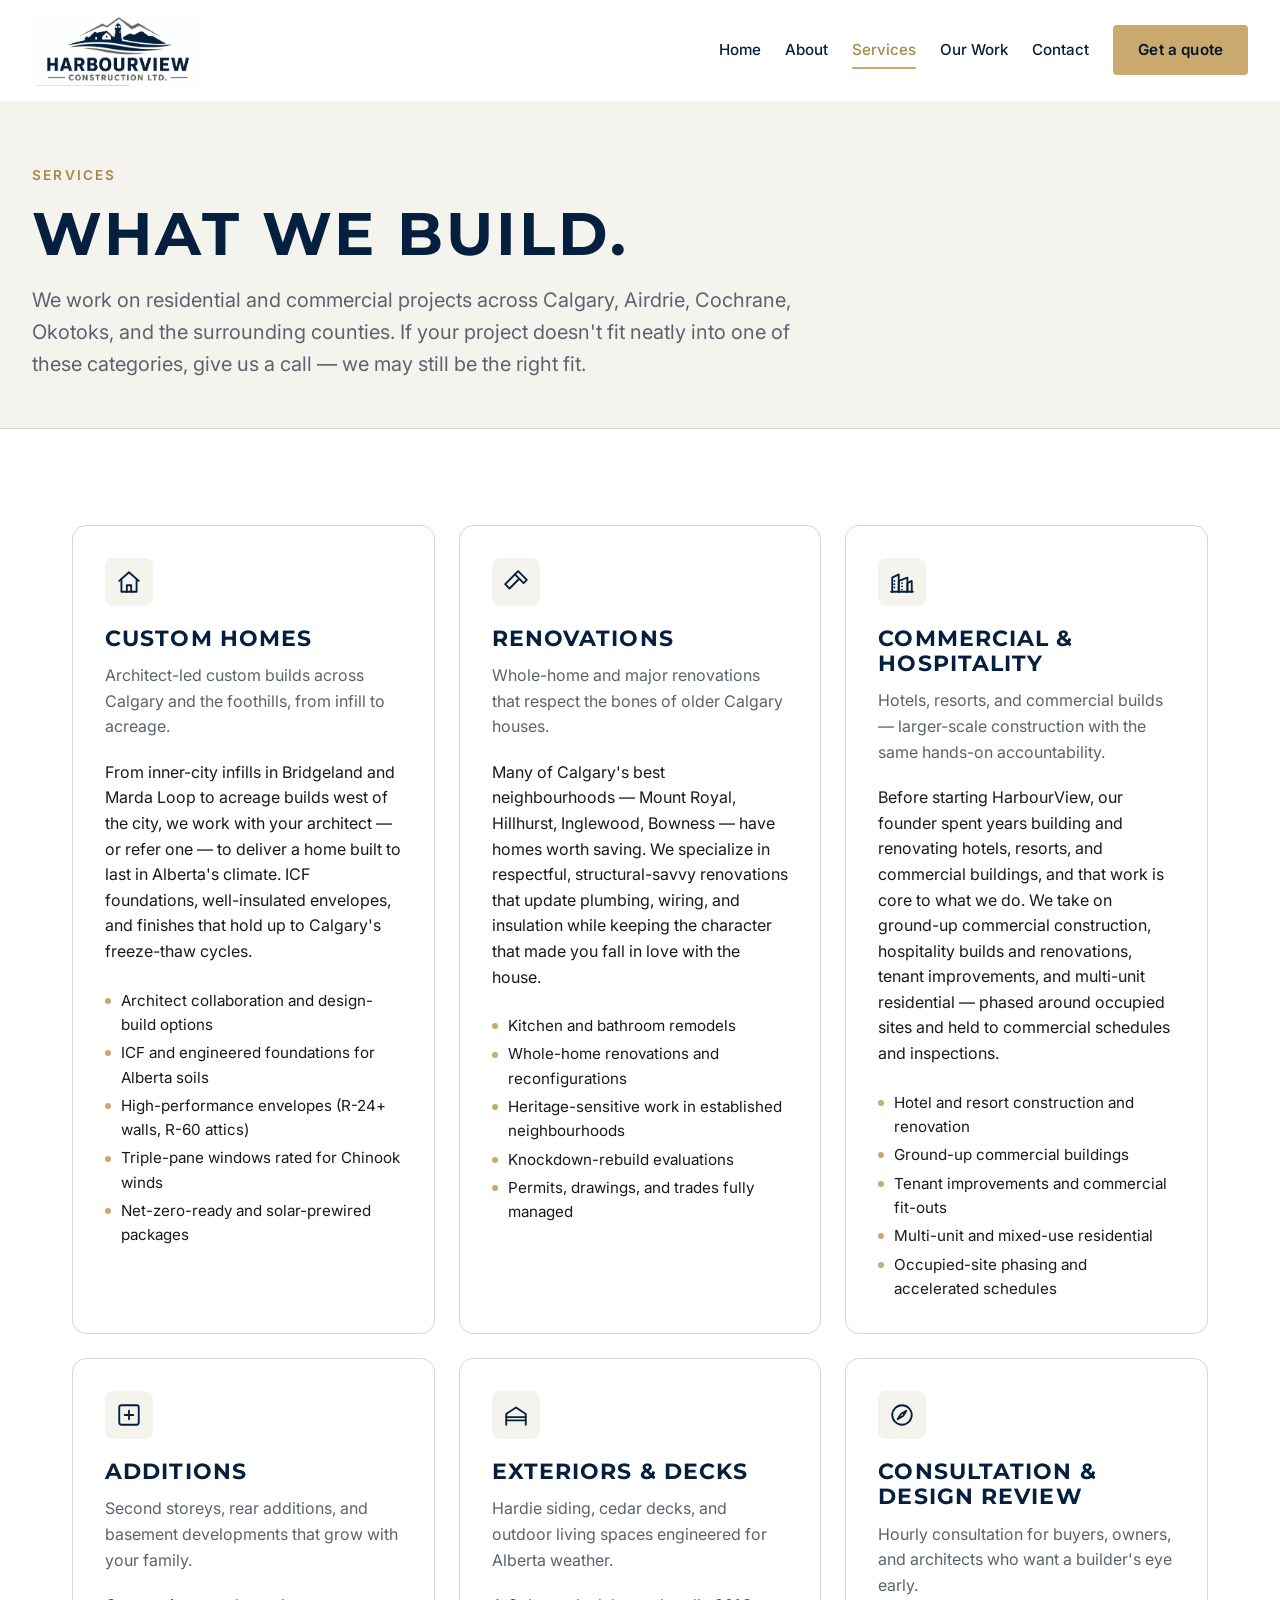
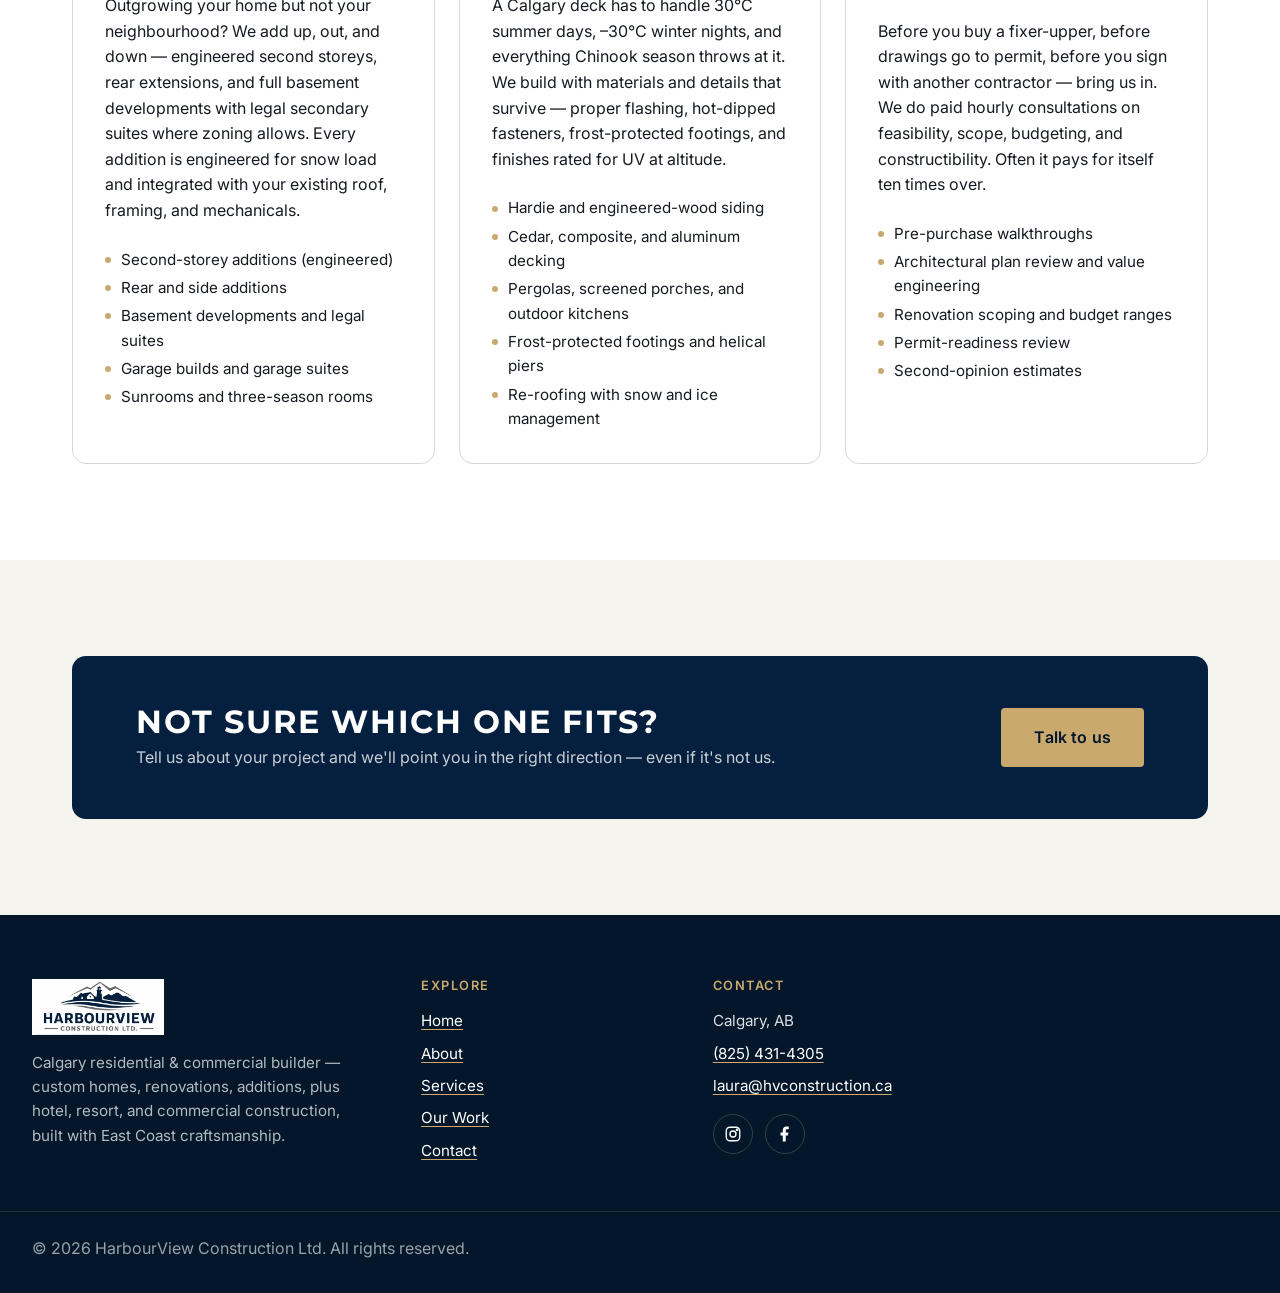
<file: services/index.html>
<!doctype html><html lang="en"><head><meta charset="UTF-8"><meta name="viewport" content="width=device-width,initial-scale=1"><title>Services · HarbourView Construction</title><meta name="description" content="Custom homes, renovations, additions, commercial and hospitality construction, and consultation from HarbourView Construction in Calgary, Alberta."><meta name="robots" content="noindex, nofollow"><meta name="theme-color" content="#05203e"><link rel="canonical" href="https://hvconstruction.ca/services/"><meta property="og:site_name" content="HarbourView Construction"><meta property="og:type" content="website"><meta property="og:title" content="Services"><meta property="og:description" content="Custom homes, renovations, additions, commercial and hospitality construction, and consultation from HarbourView Construction in Calgary, Alberta."><meta property="og:url" content="https://hvconstruction.ca/services/"><meta property="og:image" content="https://hvconstruction.ca/assets/img/logo/logo.png"><meta property="og:locale" content="en_CA"><meta name="twitter:card" content="summary_large_image"><meta name="twitter:title" content="Services"><meta name="twitter:description" content="Custom homes, renovations, additions, commercial and hospitality construction, and consultation from HarbourView Construction in Calgary, Alberta."><meta name="twitter:image" content="https://hvconstruction.ca/assets/img/logo/logo.png"><link rel="icon" type="image/png" href="../assets/img/logo/logo.png"><link rel="apple-touch-icon" href="../assets/img/logo/logo.png"><link rel="preconnect" href="https://fonts.googleapis.com"><link rel="preconnect" href="https://fonts.gstatic.com" crossorigin><link rel="preload" as="style" href="https://fonts.googleapis.com/css2?family=Montserrat:wght@700&family=Fraunces:opsz,wght@9..144,400;9..144,500;9..144,600&family=Inter:wght@400;500;600;700&display=swap"><link rel="stylesheet" href="https://fonts.googleapis.com/css2?family=Montserrat:wght@700&family=Fraunces:opsz,wght@9..144,400;9..144,500;9..144,600&family=Inter:wght@400;500;600;700&display=swap" media="print" onload='this.media="all"'><noscript><link rel="stylesheet" href="https://fonts.googleapis.com/css2?family=Montserrat:wght@700&family=Fraunces:opsz,wght@9..144,400;9..144,500;9..144,600&family=Inter:wght@400;500;600;700&display=swap"></noscript><link rel="stylesheet" href="../assets/css/main.css"><script type="application/ld+json">{
    "@context": "https://schema.org",
    "@type": "GeneralContractor",
    "name": "HarbourView Construction Ltd.",
    "alternateName": "HarbourView Construction",
    "url": "https://hvconstruction.ca",
    "logo": "https://hvconstruction.ca/assets/img/logo/logo.png",
    "image": "https://hvconstruction.ca/assets/img/logo/logo.png",
    "description": "HarbourView Construction is a Calgary-based residential and commercial builder, founded in 2026 by a Nova Scotia native with over two decades on Alberta job sites — from custom homes and renovations to hotels, resorts, and larger-scale commercial projects. We bring Maritime craftsmanship and old-fashioned accountability to every project across Calgary and the surrounding area.",
    "knowsAbout": [
      "Residential construction",
      "Custom home building",
      "Home renovations",
      "Home additions",
      "Commercial construction",
      "Hotel construction",
      "Resort construction",
      "Hospitality construction",
      "Tenant improvements",
      "Multi-unit residential construction"
    ],
    "telephone": "+18254314305",
    "email": "laura@hvconstruction.ca",
    "address": {
      "@type": "PostalAddress",
      "addressLocality": "Calgary",
      "addressRegion": "AB",
      "addressCountry": "CA"
    },
    "areaServed": [{"@type": "City", "name": "Calgary"},{"@type": "City", "name": "Airdrie"},{"@type": "City", "name": "Cochrane"},{"@type": "City", "name": "Okotoks"},{"@type": "City", "name": "Chestermere"},{"@type": "City", "name": "Strathmore"},{"@type": "City", "name": "Foothills County"},{"@type": "City", "name": "Rocky View County"}],
    "openingHoursSpecification": [
      {"@type":"OpeningHoursSpecification","dayOfWeek":["Monday","Tuesday","Wednesday","Thursday","Friday"],"opens":"07:30","closes":"17:00"},
      {"@type":"OpeningHoursSpecification","dayOfWeek":"Saturday","opens":"09:00","closes":"14:00"}
    ],
    "sameAs": ["https://www.instagram.com/harbourviewyyc","https://www.facebook.com/harbourviewyyc"]
  }</script></head><body><a href="#main" class="skip-link">Skip to main content</a><header class="site-header" data-site-header><div class="site-header__inner"><a href="../index.html" class="brand" aria-label="HarbourView Construction home"><img src="../assets/img/logo/logo.png" alt="HarbourView Construction" class="brand__logo" width="922" height="393" decoding="async"></a><nav class="nav" aria-label="Primary"><ul class="nav__list"><li><a href="../index.html" class="nav__link">Home</a></li><li><a href="../about/index.html" class="nav__link">About</a></li><li><a href="../services/index.html" class="nav__link is-active">Services</a></li><li><a href="../our-work/index.html" class="nav__link">Our Work</a></li><li><a href="../contact/index.html" class="nav__link">Contact</a></li></ul><a href="../contact/index.html" class="btn btn--accent nav__cta">Get a quote</a></nav><button class="nav-toggle" type="button" aria-controls="mobile-nav" aria-expanded="false" aria-label="Open menu" data-nav-toggle><svg class="nav-toggle__open" viewBox="0 0 24 24" fill="none" stroke="currentColor" stroke-width="2" aria-hidden="true"><line x1="4" y1="7" x2="20" y2="7"/><line x1="4" y1="12" x2="20" y2="12"/><line x1="4" y1="17" x2="20" y2="17"/></svg> <svg class="nav-toggle__close" viewBox="0 0 24 24" fill="none" stroke="currentColor" stroke-width="2" aria-hidden="true"><line x1="6" y1="6" x2="18" y2="18"/><line x1="6" y1="18" x2="18" y2="6"/></svg></button></div></header><div id="mobile-nav" class="mobile-nav" aria-hidden="true" data-mobile-nav><div class="mobile-nav__header"><a href="../index.html" class="brand" aria-label="HarbourView Construction home"><img src="../assets/img/logo/logo.png" alt="HarbourView Construction" class="brand__logo"> </a><button class="mobile-nav__close" type="button" aria-label="Close menu" data-nav-close><svg viewBox="0 0 24 24" fill="none" stroke="currentColor" stroke-width="2" aria-hidden="true" style="width:22px;height:22px"><line x1="6" y1="6" x2="18" y2="18"/><line x1="6" y1="18" x2="18" y2="6"/></svg></button></div><ul class="mobile-nav__list"><li><a href="../index.html" class="mobile-nav__link">Home</a></li><li><a href="../about/index.html" class="mobile-nav__link">About</a></li><li><a href="../services/index.html" class="mobile-nav__link is-active">Services</a></li><li><a href="../our-work/index.html" class="mobile-nav__link">Our Work</a></li><li><a href="../contact/index.html" class="mobile-nav__link">Contact</a></li></ul><div class="mobile-nav__contact"><p style="margin-bottom:.5rem">Calgary, Alberta</p><p><a href="tel:+18254314305">(825) 431-4305</a></p><p><a href="mailto:laura@hvconstruction.ca">laura@hvconstruction.ca</a></p></div></div><main id="main"><section class="page-hero"><div class="page-hero__inner"><p class="page-hero__eyebrow">Services</p><h1 class="page-hero__title">What we build.</h1><p class="page-hero__lead lead">We work on residential and commercial projects across Calgary, Airdrie, Cochrane, Okotoks, and the surrounding counties. If your project doesn't fit neatly into one of these categories, give us a call — we may still be the right fit.</p></div></section><section class="section"><div class="container"><div class="card-grid"><article class="service-tile" id="custom-homes"><div class="service-tile__icon"><svg viewBox="0 0 24 24" fill="none" stroke="currentColor" stroke-width="1.7" stroke-linecap="round" stroke-linejoin="round" aria-hidden="true"><path d="M3 11l9-8 9 8"/><path d="M5 9.5V21h14V9.5"/><path d="M10 21v-6h4v6"/></svg></div><h2 class="service-tile__title">Custom Homes</h2><p class="service-tile__summary">Architect-led custom builds across Calgary and the foothills, from infill to acreage.</p><p style="margin-top:.5rem">From inner-city infills in Bridgeland and Marda Loop to acreage builds west of the city, we work with your architect — or refer one — to deliver a home built to last in Alberta&#39;s climate. ICF foundations, well-insulated envelopes, and finishes that hold up to Calgary&#39;s freeze-thaw cycles.</p><ul class="service-tile__list"><li>Architect collaboration and design-build options</li><li>ICF and engineered foundations for Alberta soils</li><li>High-performance envelopes (R-24+ walls, R-60 attics)</li><li>Triple-pane windows rated for Chinook winds</li><li>Net-zero-ready and solar-prewired packages</li></ul></article><article class="service-tile" id="renovations"><div class="service-tile__icon"><svg viewBox="0 0 24 24" fill="none" stroke="currentColor" stroke-width="1.7" stroke-linecap="round" stroke-linejoin="round" aria-hidden="true"><path d="M14 2l8 8-3 3-8-8z"/><path d="M11 5l-9 9 4 4 9-9"/></svg></div><h2 class="service-tile__title">Renovations</h2><p class="service-tile__summary">Whole-home and major renovations that respect the bones of older Calgary houses.</p><p style="margin-top:.5rem">Many of Calgary&#39;s best neighbourhoods — Mount Royal, Hillhurst, Inglewood, Bowness — have homes worth saving. We specialize in respectful, structural-savvy renovations that update plumbing, wiring, and insulation while keeping the character that made you fall in love with the house.</p><ul class="service-tile__list"><li>Kitchen and bathroom remodels</li><li>Whole-home renovations and reconfigurations</li><li>Heritage-sensitive work in established neighbourhoods</li><li>Knockdown-rebuild evaluations</li><li>Permits, drawings, and trades fully managed</li></ul></article><article class="service-tile" id="commercial"><div class="service-tile__icon"><svg viewBox="0 0 24 24" fill="none" stroke="currentColor" stroke-width="1.7" stroke-linecap="round" stroke-linejoin="round" aria-hidden="true"><path d="M3 21V8l6-3v16"/><path d="M9 21V11l8-3v13"/><path d="M17 21v-8l4-2v10"/><path d="M2 21h20"/><path d="M5 11h0M5 14h0M5 17h0M12 13h0M12 16h0M12 19h0"/></svg></div><h2 class="service-tile__title">Commercial &amp; Hospitality</h2><p class="service-tile__summary">Hotels, resorts, and commercial builds — larger-scale construction with the same hands-on accountability.</p><p style="margin-top:.5rem">Before starting HarbourView, our founder spent years building and renovating hotels, resorts, and commercial buildings, and that work is core to what we do. We take on ground-up commercial construction, hospitality builds and renovations, tenant improvements, and multi-unit residential — phased around occupied sites and held to commercial schedules and inspections.</p><ul class="service-tile__list"><li>Hotel and resort construction and renovation</li><li>Ground-up commercial buildings</li><li>Tenant improvements and commercial fit-outs</li><li>Multi-unit and mixed-use residential</li><li>Occupied-site phasing and accelerated schedules</li></ul></article><article class="service-tile" id="additions"><div class="service-tile__icon"><svg viewBox="0 0 24 24" fill="none" stroke="currentColor" stroke-width="1.7" stroke-linecap="round" stroke-linejoin="round" aria-hidden="true"><rect x="3" y="3" width="18" height="18" rx="2"/><line x1="12" y1="8" x2="12" y2="16"/><line x1="8" y1="12" x2="16" y2="12"/></svg></div><h2 class="service-tile__title">Additions</h2><p class="service-tile__summary">Second storeys, rear additions, and basement developments that grow with your family.</p><p style="margin-top:.5rem">Outgrowing your home but not your neighbourhood? We add up, out, and down — engineered second storeys, rear extensions, and full basement developments with legal secondary suites where zoning allows. Every addition is engineered for snow load and integrated with your existing roof, framing, and mechanicals.</p><ul class="service-tile__list"><li>Second-storey additions (engineered)</li><li>Rear and side additions</li><li>Basement developments and legal suites</li><li>Garage builds and garage suites</li><li>Sunrooms and three-season rooms</li></ul></article><article class="service-tile" id="exteriors-decks"><div class="service-tile__icon"><svg viewBox="0 0 24 24" fill="none" stroke="currentColor" stroke-width="1.7" stroke-linecap="round" stroke-linejoin="round" aria-hidden="true"><path d="M3 21V11l9-6 9 6v10"/><line x1="3" y1="14" x2="21" y2="14"/><line x1="3" y1="17" x2="21" y2="17"/></svg></div><h2 class="service-tile__title">Exteriors &amp; Decks</h2><p class="service-tile__summary">Hardie siding, cedar decks, and outdoor living spaces engineered for Alberta weather.</p><p style="margin-top:.5rem">A Calgary deck has to handle 30°C summer days, –30°C winter nights, and everything Chinook season throws at it. We build with materials and details that survive — proper flashing, hot-dipped fasteners, frost-protected footings, and finishes rated for UV at altitude.</p><ul class="service-tile__list"><li>Hardie and engineered-wood siding</li><li>Cedar, composite, and aluminum decking</li><li>Pergolas, screened porches, and outdoor kitchens</li><li>Frost-protected footings and helical piers</li><li>Re-roofing with snow and ice management</li></ul></article><article class="service-tile" id="consultation"><div class="service-tile__icon"><svg viewBox="0 0 24 24" fill="none" stroke="currentColor" stroke-width="1.7" stroke-linecap="round" stroke-linejoin="round" aria-hidden="true"><circle cx="12" cy="12" r="9"/><polygon points="16,8 13,13 8,16 11,11"/></svg></div><h2 class="service-tile__title">Consultation &amp; Design Review</h2><p class="service-tile__summary">Hourly consultation for buyers, owners, and architects who want a builder&#39;s eye early.</p><p style="margin-top:.5rem">Before you buy a fixer-upper, before drawings go to permit, before you sign with another contractor — bring us in. We do paid hourly consultations on feasibility, scope, budgeting, and constructibility. Often it pays for itself ten times over.</p><ul class="service-tile__list"><li>Pre-purchase walkthroughs</li><li>Architectural plan review and value engineering</li><li>Renovation scoping and budget ranges</li><li>Permit-readiness review</li><li>Second-opinion estimates</li></ul></article></div></div></section><section class="section section--sand"><div class="container"><div class="cta-strip"><div><h2>Not sure which one fits?</h2><p>Tell us about your project and we'll point you in the right direction — even if it's not us.</p></div><a href="../contact/index.html" class="btn btn--accent btn--lg">Talk to us</a></div></div></section></main><footer class="site-footer" role="contentinfo"><div class="footer-grid"><div class="footer-col footer-brand"><img src="../assets/img/logo/logo.png" alt="HarbourView Construction" class="footer-brand__logo" width="132" height="56" loading="lazy"><p>Calgary residential &amp; commercial builder — custom homes, renovations, additions, plus hotel, resort, and commercial construction, built with East Coast craftsmanship.</p></div><div class="footer-col"><h2 class="footer-col__title">Explore</h2><ul class="footer-col__list"><li><a href="../index.html">Home</a></li><li><a href="../about/index.html">About</a></li><li><a href="../services/index.html">Services</a></li><li><a href="../our-work/index.html">Our Work</a></li><li><a href="../contact/index.html">Contact</a></li></ul></div><div class="footer-col"><h2 class="footer-col__title">Contact</h2><ul class="footer-col__list"><li>Calgary, AB</li><li><a href="tel:+18254314305">(825) 431-4305</a></li><li><a href="mailto:laura@hvconstruction.ca">laura@hvconstruction.ca</a></li></ul><ul class="social-links" style="margin-top:1rem" aria-label="Social media"><li><a href="https://www.instagram.com/harbourviewyyc" aria-label="Instagram" rel="noopener" target="_blank"><svg viewBox="0 0 24 24" fill="none" stroke="currentColor" stroke-width="1.8" aria-hidden="true"><rect x="3" y="3" width="18" height="18" rx="5"/><circle cx="12" cy="12" r="4"/><circle cx="17.5" cy="6.5" r="1" fill="currentColor"/></svg></a></li><li><a href="https://www.facebook.com/harbourviewyyc" aria-label="Facebook" rel="noopener" target="_blank"><svg viewBox="0 0 24 24" fill="currentColor" aria-hidden="true"><path d="M13 22v-8h3l.5-4H13V7.5c0-1.1.4-1.7 1.7-1.7H17V2.2c-.4-.1-1.6-.2-3-.2-3 0-5 1.8-5 5.2V10H6v4h3v8h4z"/></svg></a></li></ul></div></div><div class="footer-meta"><p>© 2026 HarbourView Construction Ltd. All rights reserved.</p></div></footer><script src="../assets/js/site.js" defer="defer"></script></body></html>
</file>
<file: assets/css/main.css>
﻿*,*::before,*::after{box-sizing:border-box}*{margin:0}html{text-size-adjust:100%;-webkit-font-smoothing:antialiased;scroll-behavior:smooth}@media(prefers-reduced-motion: reduce){html{scroll-behavior:auto}}body{min-height:100vh;line-height:1.6;font-family:"Inter",-apple-system,BlinkMacSystemFont,"Segoe UI",Roboto,sans-serif;font-weight:400;font-size:1rem;color:#161b22;background:#fff;text-rendering:optimizeLegibility}img,picture,video,canvas,svg{display:block;max-width:100%;height:auto}input,button,textarea,select{font:inherit;color:inherit}p,h1,h2,h3,h4,h5,h6{overflow-wrap:break-word}#root,#__next{isolation:isolate}h1,h2,h3,h4{font-family:"Fraunces","Playfair Display",Georgia,serif;font-weight:600;line-height:1.15;color:#05203e}h1,h2{font-family:"Montserrat","Helvetica Neue",Arial,sans-serif;font-weight:700}h1{text-transform:uppercase;letter-spacing:.05em}h1 em{text-transform:none}h1{font-size:clamp(2rem,24px + 2.5vw,3.5rem)}h2{font-size:clamp(1.625rem,21.3333333333px + 1.4583333333vw,2.5rem);letter-spacing:.05em;text-transform:uppercase}h3{font-family:"Montserrat","Helvetica Neue",Arial,sans-serif;font-size:clamp(1.25rem,18px + 0.625vw,1.625rem)}h4{font-size:clamp(1.125rem,17.3333333333px + 0.2083333333vw,1.25rem);font-family:"Inter",-apple-system,BlinkMacSystemFont,"Segoe UI",Roboto,sans-serif;font-weight:600}p{font-size:1rem}.lead{font-size:clamp(1.0625rem,16px + 0.3125vw,1.25rem);color:#5b636e}a{color:#05203e;text-decoration:underline;text-decoration-color:#c9a96e;text-underline-offset:3px;text-decoration-thickness:1px;transition:color 150ms cubic-bezier(0.16, 1, 0.3, 1)}a:hover{color:#a88848}a:focus-visible{outline:2px solid #c9a96e;outline-offset:2px;border-radius:2px}::selection{background:#c9a96e;color:#03162a}.skip-link{position:absolute;top:-40px;left:1rem;background:rgba(0,0,0,0);color:#fff;padding:.5rem 1rem;text-decoration:none;border-radius:4px;z-index:1100;transition:top 150ms cubic-bezier(0.16, 1, 0.3, 1)}.skip-link:focus{top:.5rem}.site-header{position:sticky;top:0;z-index:100;background:hsla(0,0%,100%,.92);backdrop-filter:saturate(140%) blur(8px);-webkit-backdrop-filter:saturate(140%) blur(8px);border-bottom:1px solid rgba(0,0,0,0);transition:border-color 240ms cubic-bezier(0.16, 1, 0.3, 1),box-shadow 240ms cubic-bezier(0.16, 1, 0.3, 1)}.site-header.is-scrolled{border-bottom-color:#d8d6cf;box-shadow:0 1px 2px rgba(0,0,0,.06),0 1px 3px rgba(0,0,0,.04)}.site-header__inner{width:100%;max-width:1440px;margin-inline:auto;padding-inline:1rem}@media(min-width: 768px){.site-header__inner{padding-inline:1.5rem}}@media(min-width: 1024px){.site-header__inner{padding-inline:2rem}}.site-header__inner{display:flex;align-items:center;justify-content:space-between;gap:1.5rem;min-height:100px;padding-block:.75rem}.brand{display:inline-flex;align-items:center;text-decoration:none;color:#05203e}.brand__logo{height:64px;width:auto}@media(min-width: 768px){.brand__logo{height:72px}}.brand:hover{color:#05203e}.brand:focus-visible{outline:2px solid #c9a96e;outline-offset:2px;border-radius:4px}.nav{display:contents}@media(min-width: 1024px){.nav{display:inline-flex;align-items:center;gap:1.5rem}}.nav__list{display:none;list-style:none;padding:0;margin:0;gap:1.5rem}@media(min-width: 1024px){.nav__list{display:flex}}.nav__link{position:relative;font-size:.95rem;font-weight:500;color:#05203e;text-decoration:none;padding-block:.5rem;transition:color 150ms cubic-bezier(0.16, 1, 0.3, 1)}.nav__link::after{content:"";position:absolute;left:0;right:0;bottom:-2px;height:2px;background:#c9a96e;transform:scaleX(0);transform-origin:left;transition:transform 240ms cubic-bezier(0.16, 1, 0.3, 1)}.nav__link:hover,.nav__link.is-active{color:#a88848}.nav__link:hover::after,.nav__link.is-active::after{transform:scaleX(1)}.nav__cta{display:none}@media(min-width: 1024px){.nav__cta{display:inline-flex}}.nav-toggle{display:inline-flex;align-items:center;justify-content:center;width:44px;height:44px;background:rgba(0,0,0,0);border:1px solid #d8d6cf;border-radius:4px;cursor:pointer;color:#05203e}.nav-toggle:focus-visible{outline:2px solid #c9a96e;outline-offset:2px}@media(min-width: 1024px){.nav-toggle{display:none}}.nav-toggle svg{width:22px;height:22px}.nav-toggle__open{display:block}.nav-toggle__close{display:none}.nav-toggle[aria-expanded=true] .nav-toggle__open{display:none}.nav-toggle[aria-expanded=true] .nav-toggle__close{display:block}.mobile-nav{position:fixed;inset:0;z-index:500;background:#05203e;color:#fff;padding:3rem 1.5rem 2rem;display:flex;flex-direction:column;gap:2rem;transform:translateX(100%);transition:transform 240ms cubic-bezier(0.7, 0, 0.3, 1);overflow-y:auto}.mobile-nav.is-open{transform:translateX(0)}@media(min-width: 1024px){.mobile-nav{display:none}}.mobile-nav__header{display:flex;justify-content:space-between;align-items:center}.mobile-nav__close{background:rgba(0,0,0,0);border:1px solid hsla(0,0%,100%,.3);color:#fff;width:44px;height:44px;border-radius:4px;cursor:pointer;display:inline-flex;align-items:center;justify-content:center}.mobile-nav__close:focus-visible{outline:2px solid #c9a96e;outline-offset:2px}.mobile-nav__list{list-style:none;padding:0;margin:0;display:flex;flex-direction:column;gap:1rem}.mobile-nav__link{display:block;font-family:"Fraunces","Playfair Display",Georgia,serif;font-size:1.75rem;font-weight:600;color:#fff;text-decoration:none;padding-block:.5rem;border-bottom:1px solid hsla(0,0%,100%,.12)}.mobile-nav__link:hover,.mobile-nav__link.is-active{color:#c9a96e}.mobile-nav__link:focus-visible{outline:2px solid #c9a96e;outline-offset:2px;border-radius:4px}.mobile-nav__contact{margin-top:auto;padding-top:1.5rem;border-top:1px solid hsla(0,0%,100%,.16);color:hsla(0,0%,100%,.85);font-size:.95rem}.mobile-nav__contact a{color:#fff}body.is-nav-open{overflow:hidden}.site-footer{background:#03162a;color:hsla(0,0%,100%,.86);padding-block:4rem 2rem}.site-footer a{color:#fff;text-decoration-color:#c9a96e}.site-footer a:hover{color:#c9a96e}.footer-grid{width:100%;max-width:1440px;margin-inline:auto;padding-inline:1rem}@media(min-width: 768px){.footer-grid{padding-inline:1.5rem}}@media(min-width: 1024px){.footer-grid{padding-inline:2rem}}.footer-grid{display:grid;gap:3rem}@media(min-width: 768px){.footer-grid{grid-template-columns:1.4fr 1fr 1fr 1fr}}.footer-col__title{font-family:"Inter",-apple-system,BlinkMacSystemFont,"Segoe UI",Roboto,sans-serif;font-size:.8rem;font-weight:600;text-transform:uppercase;letter-spacing:.12em;color:#c9a96e;margin-bottom:1rem}.footer-col__list{list-style:none;padding:0;margin:0;display:flex;flex-direction:column;gap:.5rem}.footer-col p,.footer-col li{font-size:.95rem}.footer-brand__logo{height:56px;margin-bottom:1rem}.footer-brand p{color:hsla(0,0%,100%,.7);max-width:32ch}.footer-meta{width:100%;max-width:1440px;margin-inline:auto;padding-inline:1rem}@media(min-width: 768px){.footer-meta{padding-inline:1.5rem}}@media(min-width: 1024px){.footer-meta{padding-inline:2rem}}.footer-meta{margin-top:3rem;padding-top:1.5rem;border-top:1px solid hsla(0,0%,100%,.12);display:flex;flex-direction:column;gap:.75rem;font-size:.85rem;color:hsla(0,0%,100%,.6)}@media(min-width: 768px){.footer-meta{flex-direction:row;justify-content:space-between}}.social-links{display:flex;gap:.75rem;list-style:none;padding:0;margin:0}.social-links a{display:inline-flex;align-items:center;justify-content:center;width:40px;height:40px;border:1px solid hsla(0,0%,100%,.18);border-radius:50%;text-decoration:none;transition:all 150ms cubic-bezier(0.16, 1, 0.3, 1)}.social-links a:hover{background:#c9a96e;border-color:#c9a96e;color:#03162a}.social-links svg{width:18px;height:18px}.btn{display:inline-flex;align-items:center;justify-content:center;gap:.5rem;padding:.75rem 1.5rem;font-family:"Inter",-apple-system,BlinkMacSystemFont,"Segoe UI",Roboto,sans-serif;font-size:.95rem;font-weight:600;letter-spacing:.01em;text-decoration:none;border:1px solid rgba(0,0,0,0);border-radius:4px;cursor:pointer;transition:all 150ms cubic-bezier(0.16, 1, 0.3, 1);white-space:nowrap}.btn:focus-visible{outline:2px solid #c9a96e;outline-offset:2px}.btn--primary{background:#05203e;color:#fff}.btn--primary:hover{background:#0d2e54;color:#fff}.btn--accent{background:#c9a96e;color:#03162a}.btn--accent:hover{background:#a88848;color:#fff}.btn--outline{background:rgba(0,0,0,0);color:#05203e;border-color:#05203e}.btn--outline:hover{background:#05203e;color:#fff}.btn--ghost{background:rgba(0,0,0,0);color:#05203e}.btn--ghost:hover{color:#a88848}.btn--lg{padding:1rem 2rem;font-size:1rem}.btn svg{width:16px;height:16px;transition:transform 150ms cubic-bezier(0.16, 1, 0.3, 1)}.btn:hover svg.icon-arrow{transform:translateX(2px)}.section{padding-block:4rem}@media(min-width: 768px){.section{padding-block:6rem}}.section--tight{padding-block:3rem}.section--sand{background:#f5f3ee}.section--navy{background:#05203e;color:hsla(0,0%,100%,.92)}.section--navy h1,.section--navy h2,.section--navy h3,.section--navy h4{color:#fff}.section--navy a{color:#fff;text-decoration-color:#c9a96e}.section--navy a:hover{color:#c9a96e}.container{width:100%;max-width:1200px;margin-inline:auto;padding-inline:1rem}@media(min-width: 768px){.container{padding-inline:1.5rem}}@media(min-width: 1024px){.container{padding-inline:2rem}}.container--wide{width:100%;max-width:1440px;margin-inline:auto;padding-inline:1rem}@media(min-width: 768px){.container--wide{padding-inline:1.5rem}}@media(min-width: 1024px){.container--wide{padding-inline:2rem}}.container--narrow{width:100%;max-width:760px;margin-inline:auto;padding-inline:1rem}@media(min-width: 768px){.container--narrow{padding-inline:1.5rem}}@media(min-width: 1024px){.container--narrow{padding-inline:2rem}}.section-header{display:flex;flex-direction:column;gap:1rem;max-width:85ch;margin-bottom:3rem}.section-header__eyebrow{font-family:"Inter",-apple-system,BlinkMacSystemFont,"Segoe UI",Roboto,sans-serif;font-size:.8rem;font-weight:600;text-transform:uppercase;letter-spacing:.16em;color:#a88848}.section-header__title{margin:0}.section-header__lead{color:#5b636e}.section-header--center{margin-inline:auto;text-align:center;align-items:center}.card{display:flex;flex-direction:column;background:#fff;border:1px solid #d8d6cf;border-radius:14px;overflow:hidden;transition:transform 240ms cubic-bezier(0.16, 1, 0.3, 1),box-shadow 240ms cubic-bezier(0.16, 1, 0.3, 1),border-color 240ms cubic-bezier(0.16, 1, 0.3, 1)}.card:hover{transform:translateY(-2px);box-shadow:0 4px 12px rgba(0,0,0,.08),0 2px 4px rgba(0,0,0,.04);border-color:#c9a96e}.card__media{aspect-ratio:4/3;background:#ebe7dd;overflow:hidden}.card__media img,.card__media svg{width:100%;height:100%;object-fit:cover}.card__body{padding:1.5rem;display:flex;flex-direction:column;gap:.5rem;flex:1}.card__eyebrow{font-size:.75rem;text-transform:uppercase;letter-spacing:.14em;color:#a88848;font-weight:600}.card__title{font-family:"Fraunces","Playfair Display",Georgia,serif;font-size:1.25rem;margin:0}.card__meta{color:#5b636e;font-size:.875rem}.card__summary{color:#5b636e;font-size:.95rem;margin-top:.5rem}.card__cta{margin-top:auto;padding-top:1rem;font-weight:600;color:#05203e;text-decoration:none;display:inline-flex;align-items:center;gap:.25rem}.card__cta::after{content:"→";transition:transform 150ms cubic-bezier(0.16, 1, 0.3, 1)}.card:hover .card__cta::after{transform:translateX(3px)}.card-grid{display:grid;gap:1.5rem;grid-template-columns:1fr}@media(min-width: 768px){.card-grid{grid-template-columns:repeat(2, 1fr)}}@media(min-width: 1024px){.card-grid{grid-template-columns:repeat(3, 1fr)}}.service-tile{background:#fff;border:1px solid #d8d6cf;border-radius:14px;padding:2rem;display:flex;flex-direction:column;gap:.75rem;transition:border-color 240ms cubic-bezier(0.16, 1, 0.3, 1),transform 240ms cubic-bezier(0.16, 1, 0.3, 1)}.service-tile:hover{border-color:#c9a96e;transform:translateY(-2px)}.service-tile__icon{width:48px;height:48px;display:inline-flex;align-items:center;justify-content:center;background:#f5f3ee;color:#05203e;border-radius:8px;margin-bottom:.5rem}.service-tile__icon svg{width:26px;height:26px}.service-tile__title{font-family:"Montserrat","Helvetica Neue",Arial,sans-serif;font-size:1.375rem}.service-tile__summary{color:#5b636e}.service-tile__list{list-style:none;padding:0;margin-top:.75rem;display:flex;flex-direction:column;gap:.25rem;font-size:.95rem}.service-tile__list li{padding-left:1rem;position:relative}.service-tile__list li::before{content:"";position:absolute;left:0;top:.6em;width:6px;height:6px;background:#c9a96e;border-radius:50%}.quote__text{font-family:"Fraunces","Playfair Display",Georgia,serif;font-size:clamp(1.125rem,16px + 0.625vw,1.5rem);line-height:1.4;color:#05203e}.quote__author{margin-top:1rem;font-size:.9rem;color:#5b636e}.quote__author strong{color:#05203e;font-weight:600}.filters{display:flex;flex-wrap:wrap;gap:.5rem;margin-bottom:2rem}.filter-chip{background:rgba(0,0,0,0);border:1px solid #d8d6cf;color:#05203e;padding:.25rem 1rem;border-radius:999px;font-size:.9rem;font-weight:500;cursor:pointer;transition:all 150ms cubic-bezier(0.16, 1, 0.3, 1)}.filter-chip:hover{border-color:#05203e}.filter-chip.is-active{background:#05203e;color:#fff;border-color:#05203e}.filter-chip:focus-visible{outline:2px solid #c9a96e;outline-offset:2px}.form{display:grid;gap:1rem;max-width:640px}.field{display:flex;flex-direction:column;gap:.25rem}.field__label{font-size:.875rem;font-weight:600;color:#05203e}.field__hint{font-size:.8rem;color:#5b636e}.field__input,.field__textarea,.field__select{padding:.75rem 1rem;border:1px solid #d8d6cf;border-radius:4px;background:#fff;transition:border-color 150ms cubic-bezier(0.16, 1, 0.3, 1),box-shadow 150ms cubic-bezier(0.16, 1, 0.3, 1)}.field__input:focus,.field__textarea:focus,.field__select:focus{outline:none;border-color:#05203e;box-shadow:0 0 0 3px rgba(201,169,110,.35)}.field__textarea{resize:vertical;min-height:120px}.form-row{display:grid;gap:1rem}@media(min-width: 768px){.form-row{grid-template-columns:1fr 1fr}}.hero{position:relative;padding-block:4rem 4rem;background:linear-gradient(180deg, #f5f3ee 0%, #ffffff 100%);overflow:hidden}@media(min-width: 768px){.hero{padding-block:6rem 6rem}}.hero__inner{width:100%;max-width:1440px;margin-inline:auto;padding-inline:1rem}@media(min-width: 768px){.hero__inner{padding-inline:1.5rem}}@media(min-width: 1024px){.hero__inner{padding-inline:2rem}}.hero__inner{display:grid;gap:3rem;align-items:center}@media(min-width: 1024px){.hero__inner{grid-template-columns:1.1fr 1fr;gap:4rem}}.hero__eyebrow{font-size:.85rem;font-weight:600;text-transform:uppercase;letter-spacing:.16em;color:#a88848;margin-bottom:.75rem}.hero__title{font-size:clamp(2.25rem,25.3333333333px + 3.3333333333vw,4.25rem);line-height:1.05;letter-spacing:.02em}.hero__title em{color:#a88848;display:block;font-family:"Fraunces","Playfair Display",Georgia,serif;font-style:italic;font-weight:400;margin:.2em 0px .5em}.hero__lead{margin-top:1rem;max-width:52ch}.hero__actions{display:flex;flex-wrap:wrap;gap:.75rem;margin-top:1.5rem}.hero__media{position:relative;border-radius:14px;overflow:hidden;aspect-ratio:4/5;background:#0d2e54;box-shadow:0 12px 32px rgba(0,0,0,.1),0 4px 8px rgba(0,0,0,.06)}@media(min-width: 1024px){.hero__media{aspect-ratio:4/5}}.hero__media img{width:100%;height:100%;object-fit:cover;display:block}.hero__media::after{content:"";position:absolute;inset:0;background:linear-gradient(180deg, rgba(5, 32, 62, 0.18) 0%, rgba(5, 32, 62, 0) 45%, rgba(5, 32, 62, 0.35) 100%);pointer-events:none}.stats{display:grid;gap:1.5rem;grid-template-columns:repeat(2, 1fr);list-style:none;padding-left:0}@media(min-width: 768px){.stats{grid-template-columns:repeat(4, 1fr)}}.stats__item{text-align:center;padding:1rem}.stats__value{font-family:"Fraunces","Playfair Display",Georgia,serif;font-size:clamp(2rem,26.6666666667px + 1.6666666667vw,3rem);font-weight:600;color:#05203e;line-height:1}.stats__label{margin-top:.25rem;font-size:.85rem;text-transform:uppercase;letter-spacing:.12em;color:#5b636e}.cta-strip{background:#05203e;color:#fff;border-radius:14px;padding:3rem;display:flex;flex-direction:column;gap:1rem}@media(min-width: 768px){.cta-strip{flex-direction:row;align-items:center;justify-content:space-between;padding:3rem 4rem}}.cta-strip h2{color:#fff;font-size:clamp(1.5rem,21.3333333333px + 0.8333333333vw,2rem);margin:0}.cta-strip p{color:hsla(0,0%,100%,.78);margin-top:.25rem}.page-hero{background:#f5f3ee;padding-block:4rem 3rem;border-bottom:1px solid #d8d6cf}.page-hero__inner{width:100%;max-width:1440px;margin-inline:auto;padding-inline:1rem}@media(min-width: 768px){.page-hero__inner{padding-inline:1.5rem}}@media(min-width: 1024px){.page-hero__inner{padding-inline:2rem}}.page-hero__eyebrow{font-size:.85rem;font-weight:600;text-transform:uppercase;letter-spacing:.16em;color:#a88848;margin-bottom:.75rem}.page-hero__title{font-size:clamp(2.25rem,28px + 2.5vw,3.75rem);margin:0}.page-hero__lead{margin-top:1rem;max-width:60ch}.two-col{display:grid;gap:3rem}@media(min-width: 768px){.two-col{grid-template-columns:1fr 1fr;gap:4rem;align-items:center}}.two-col__media{border-radius:14px;overflow:hidden;aspect-ratio:4/3;background:#0d2e54}.two-col h2{margin-bottom:1rem}.two-col p+p{margin-top:1rem}.gallery{display:grid;gap:1.5rem;grid-template-columns:1fr}@media(min-width: 480px){.gallery{grid-template-columns:repeat(2, 1fr)}}@media(min-width: 1024px){.gallery{grid-template-columns:repeat(3, 1fr)}}.gallery-item{display:flex;flex-direction:column;background:#fff;border-radius:14px;overflow:hidden;border:1px solid #d8d6cf;transition:all 240ms cubic-bezier(0.16, 1, 0.3, 1)}.gallery-item.is-hidden{display:none}.gallery-item:hover{transform:translateY(-2px);box-shadow:0 4px 12px rgba(0,0,0,.08),0 2px 4px rgba(0,0,0,.04);border-color:#c9a96e}.gallery-item__media{aspect-ratio:4/3;overflow:hidden}.gallery-item__media img,.gallery-item__media svg{width:100%;height:100%;object-fit:cover}.gallery-item__body{padding:1.5rem;display:flex;flex-direction:column;gap:.25rem}.gallery-item__category{font-size:.75rem;text-transform:uppercase;letter-spacing:.14em;font-weight:600;color:#a88848}.gallery-item__title{font-size:1.25rem;margin:0}.gallery-item__meta{color:#5b636e;font-size:.875rem}.contact-block{display:grid;gap:1rem}.contact-block__row{display:flex;align-items:flex-start;gap:1rem}.contact-block__row svg{flex-shrink:0;width:22px;height:22px;color:#a88848;margin-top:2px}.contact-block__row a{font-weight:500}.contact-block__label{font-size:.75rem;text-transform:uppercase;letter-spacing:.14em;color:#5b636e;margin-bottom:2px}.notfound{text-align:center;padding-block:8rem}.notfound__code{font-family:"Fraunces","Playfair Display",Georgia,serif;font-size:clamp(5rem,18vw,12rem);line-height:1;color:#c9a96e;margin-bottom:1rem}
</file>
